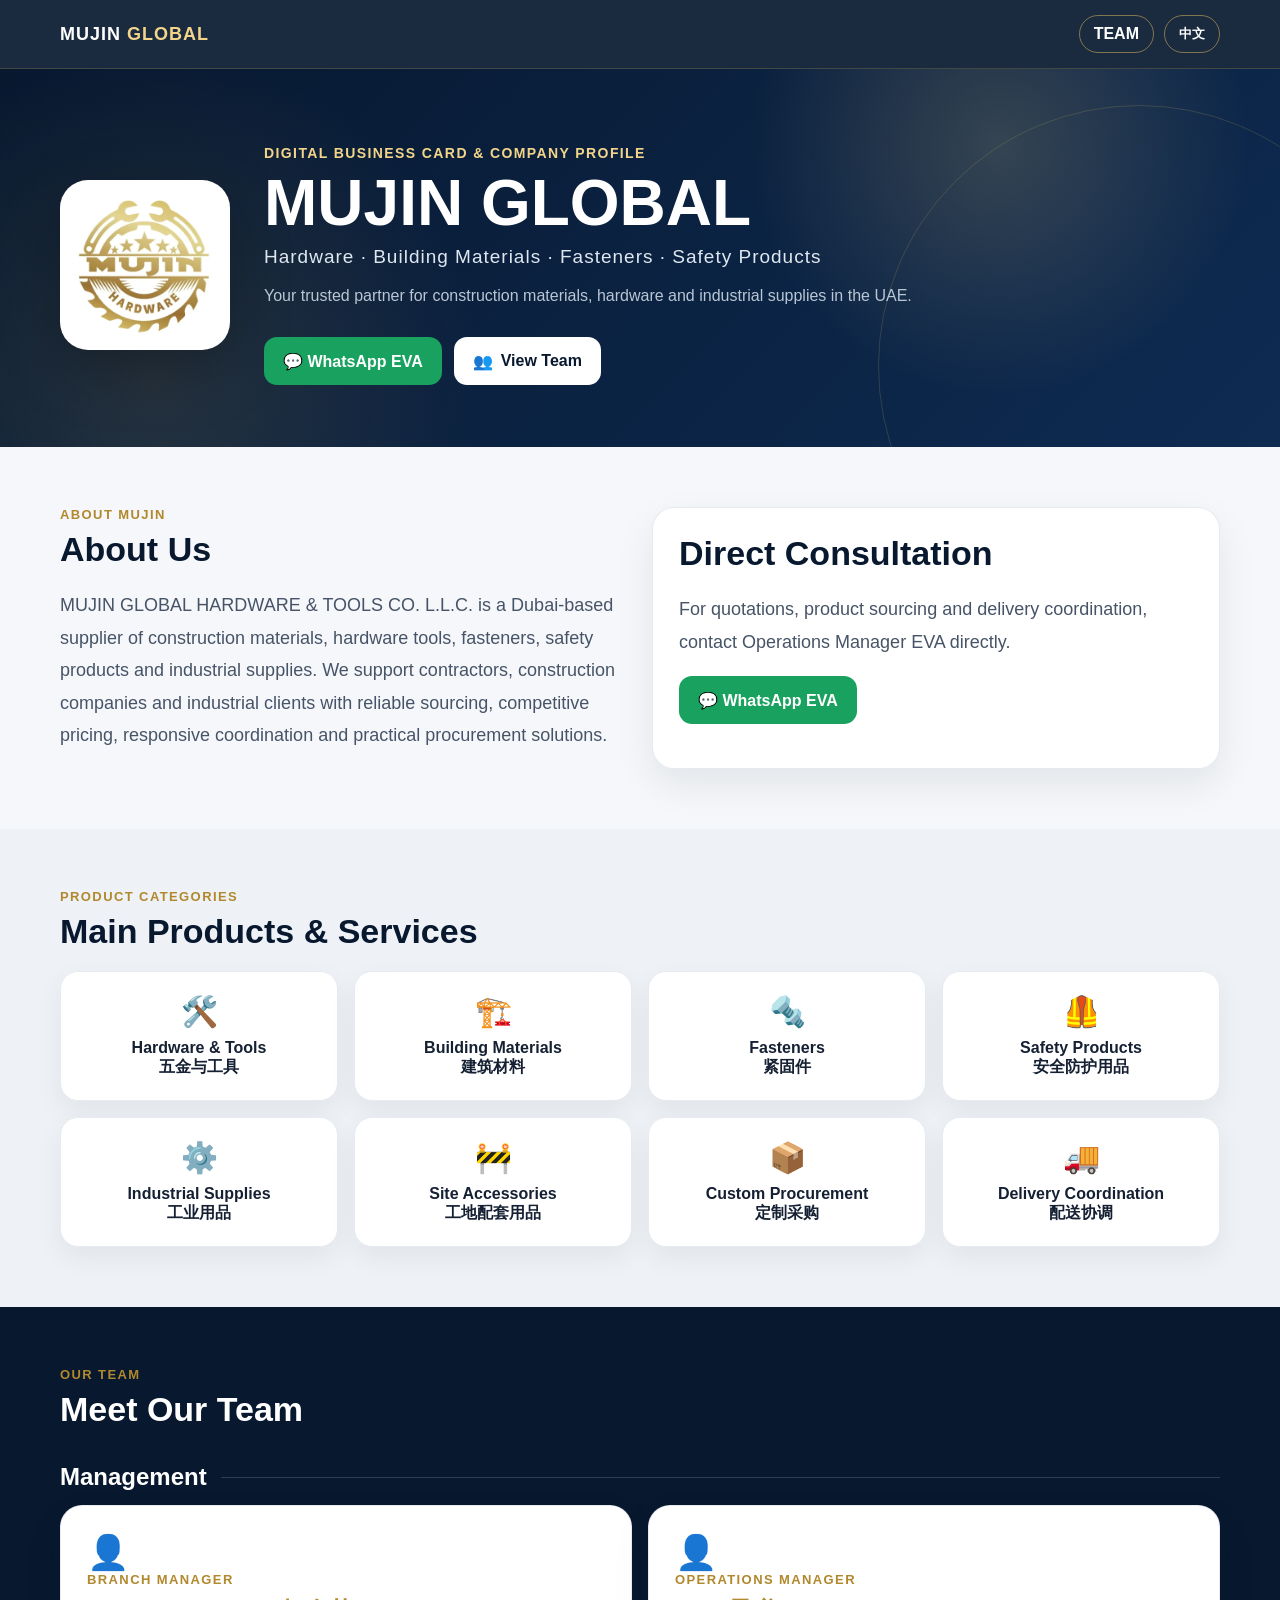
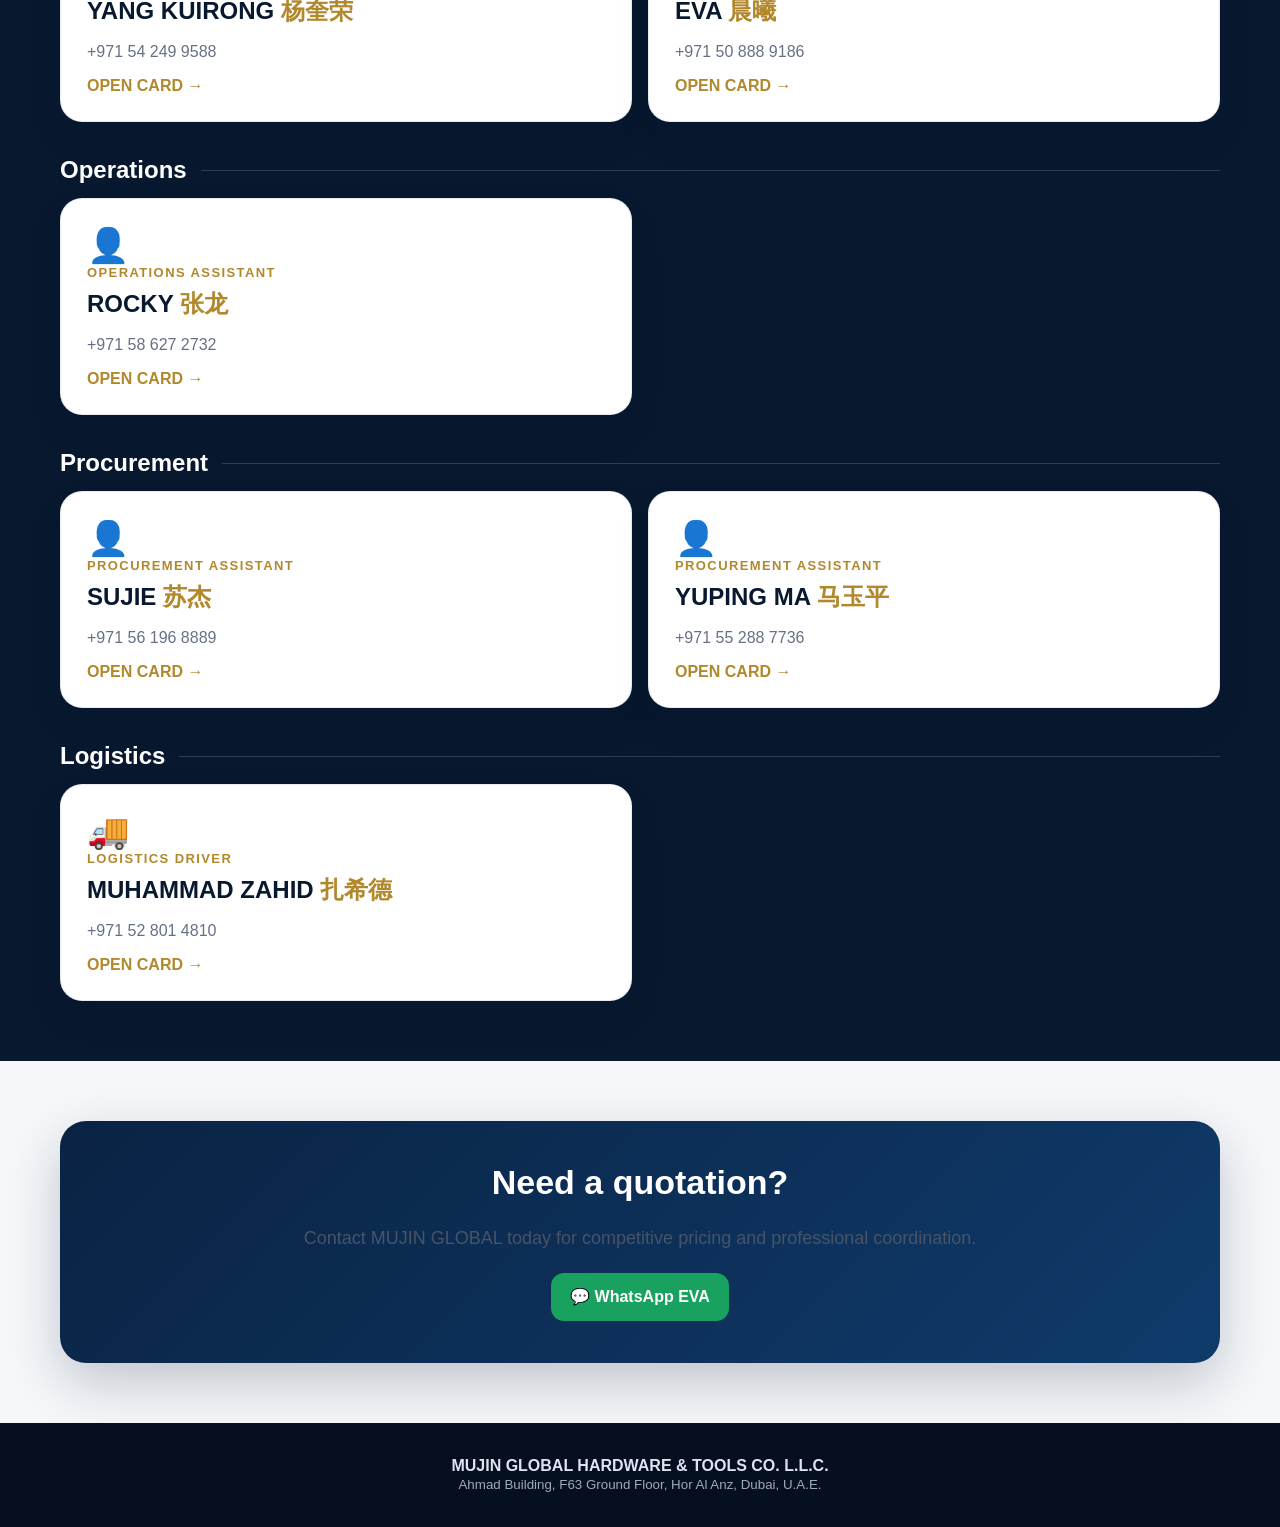
<file: index.html>
<!doctype html>
<html lang="en">
<head>
<meta charset="utf-8"><meta name="viewport" content="width=device-width,initial-scale=1">
<title>MUJIN GLOBAL | Digital Business Card</title>
<meta name="description" content="MUJIN GLOBAL Hardware & Tools digital business card and company profile.">
<link rel="stylesheet" href="style.css">
</head>
<body class="lang-en">
<header class="topbar">
  <div class="container nav">
    <div class="brand">MUJIN <span>GLOBAL</span></div>
    <div class="nav-actions"><a class="nav-link" href="#team">TEAM</a><button class="lang-btn" id="langBtn">中文</button></div>
  </div>
</header>

<section class="hero">
<div class="container hero-grid">
  <div class="logo-box"><img src="assets/company_mark.png" alt="MUJIN GLOBAL"></div>
  <div>
    <div class="kicker">DIGITAL BUSINESS CARD & COMPANY PROFILE</div>
    <h1>MUJIN GLOBAL</h1>
    <div class="role">Hardware · Building Materials · Fasteners · Safety Products</div>
    <div class="hero-note en">Your trusted partner for construction materials, hardware and industrial supplies in the UAE.</div>
    <div class="hero-note cn">您在阿联酋值得信赖的建筑材料、五金工具及工业物资供应伙伴。</div>
    <div class="actions">
      <a class="btn green" href="https://wa.me/971508889186" target="_blank">💬 WhatsApp EVA</a>
      <a class="btn white" href="#team">👥 <span class="en">View Team</span><span class="cn">查看团队</span></a>
    </div>
  </div>
</div>
</section>

<section class="section">
<div class="container grid-2">
  <div>
    <div class="eyebrow">ABOUT MUJIN</div>
    <h2 class="en">About Us</h2><h2 class="cn">公司介绍</h2>
    <p class="lead en">MUJIN GLOBAL HARDWARE & TOOLS CO. L.L.C. is a Dubai-based supplier of construction materials, hardware tools, fasteners, safety products and industrial supplies. We support contractors, construction companies and industrial clients with reliable sourcing, competitive pricing, responsive coordination and practical procurement solutions.</p>
    <p class="lead cn">MUJIN GLOBAL HARDWARE & TOOLS CO. L.L.C. 是一家位于迪拜的建筑材料、五金工具、紧固件、安全防护用品及工业物资供应商。我们为承包商、建筑公司及工业客户提供可靠寻源、有竞争力的价格、及时协调与高效采购解决方案。</p>
  </div>
  <div class="card">
    <h2 class="en">Direct Consultation</h2><h2 class="cn">在线咨询</h2>
    <p class="lead en">For quotations, product sourcing and delivery coordination, contact Operations Manager EVA directly.</p>
    <p class="lead cn">报价、产品寻源及配送协调，请直接联系运营经理 EVA。</p>
    <a class="btn green" href="https://wa.me/971508889186?text=Hello%20EVA,%20I%20would%20like%20to%20make%20an%20inquiry." target="_blank">💬 WhatsApp EVA</a>
  </div>
</div>
</section>

<section class="section alt">
<div class="container">
  <div class="eyebrow">PRODUCT CATEGORIES</div>
  <h2 class="en">Main Products & Services</h2><h2 class="cn">主营产品与服务</h2>
  <div class="products"><div class="product"><b>🛠️</b><span class="en">Hardware & Tools</span><span class="cn">五金与工具</span></div>
<div class="product"><b>🏗️</b><span class="en">Building Materials</span><span class="cn">建筑材料</span></div>
<div class="product"><b>🔩</b><span class="en">Fasteners</span><span class="cn">紧固件</span></div>
<div class="product"><b>🦺</b><span class="en">Safety Products</span><span class="cn">安全防护用品</span></div>
<div class="product"><b>⚙️</b><span class="en">Industrial Supplies</span><span class="cn">工业用品</span></div>
<div class="product"><b>🚧</b><span class="en">Site Accessories</span><span class="cn">工地配套用品</span></div>
<div class="product"><b>📦</b><span class="en">Custom Procurement</span><span class="cn">定制采购</span></div>
<div class="product"><b>🚚</b><span class="en">Delivery Coordination</span><span class="cn">配送协调</span></div></div>
</div>
</section>

<section class="section dark" id="team">
<div class="container">
  <div class="eyebrow">OUR TEAM</div>
  <h2 class="en">Meet Our Team</h2><h2 class="cn">认识我们的团队</h2>
  
    <div class="department-block">
      <div class="department-heading">
        <h3 class="en">Management</h3><h3 class="cn">管理层</h3>
      </div>
      <div class="department-grid"><a class="card staff-card" href="yang.html">
              <div class="staff-icon">👤</div>
              <div class="eyebrow">BRANCH MANAGER</div>
              <h3>YANG KUIRONG <span>杨奎荣</span></h3>
              <p>+971 54 249 9588</p>
              <strong class="open-card">OPEN CARD →</strong>
            </a><a class="card staff-card" href="eva.html">
              <div class="staff-icon">👤</div>
              <div class="eyebrow">OPERATIONS MANAGER</div>
              <h3>EVA <span>晨曦</span></h3>
              <p>+971 50 888 9186</p>
              <strong class="open-card">OPEN CARD →</strong>
            </a></div>
    </div>
  <div class="department-block">
  <div class="department-heading">
    <h3 class="en">Operations</h3><h3 class="cn">运营部</h3>
  </div>
  <div class="department-grid">
    <a class="card staff-card" href="rocky.html">
      <div class="staff-icon">👤</div>
      <div class="eyebrow">OPERATIONS ASSISTANT</div>
      <h3>ROCKY <span>张龙</span></h3>
      <p>+971 58 627 2732</p>
      <strong class="open-card">OPEN CARD →</strong>
    </a>
  </div>
</div>

<div class="department-block">
  <div class="department-heading">
    <h3 class="en">Procurement</h3><h3 class="cn">采购部</h3>
  </div>
  <div class="department-grid">
    <a class="card staff-card" href="sujie.html">
      <div class="staff-icon">👤</div>
      <div class="eyebrow">PROCUREMENT ASSISTANT</div>
      <h3>SUJIE <span>苏杰</span></h3>
      <p>+971 56 196 8889</p>
      <strong class="open-card">OPEN CARD →</strong>
    </a>

    <a class="card staff-card" href="yuping.html">
      <div class="staff-icon">👤</div>
      <div class="eyebrow">PROCUREMENT ASSISTANT</div>
      <h3>YUPING MA <span>马玉平</span></h3>
      <p>+971 55 288 7736</p>
      <strong class="open-card">OPEN CARD →</strong>
    </a>
  </div>
 <div class="department-block">
      <div class="department-heading">
        <h3 class="en">Logistics</h3><h3 class="cn">物流部</h3>
      </div>
      <div class="department-grid"><a class="card staff-card" href="zahid.html">
              <div class="staff-icon">🚚</div>
              <div class="eyebrow">LOGISTICS DRIVER</div>
              <h3>MUHAMMAD ZAHID <span>扎希德</span></h3>
              <p>+971 52 801 4810</p>
              <strong class="open-card">OPEN CARD →</strong>
            </a></div>
    </div>
</div>
</section>

<section class="section">
<div class="container">
  <div class="cta">
    <h2 class="en">Need a quotation?</h2><h2 class="cn">需要报价或采购咨询？</h2>
    <p class="lead en">Contact MUJIN GLOBAL today for competitive pricing and professional coordination.</p>
    <p class="lead cn">立即联系 MUJIN GLOBAL，获取有竞争力的报价与专业协调服务。</p>
    <a class="btn green" href="https://wa.me/971508889186?text=Hello%20MUJIN%20GLOBAL,%20I%20would%20like%20to%20request%20a%20quotation." target="_blank">💬 WhatsApp EVA</a>
  </div>
</div>
</section>

<footer class="footer">
<div class="container">
<strong>MUJIN GLOBAL HARDWARE & TOOLS CO. L.L.C.</strong><br>
<small>Ahmad Building, F63 Ground Floor, Hor Al Anz, Dubai, U.A.E.</small>
</div>
</footer>
<script src="app.js"></script>
</body></html>
</file>
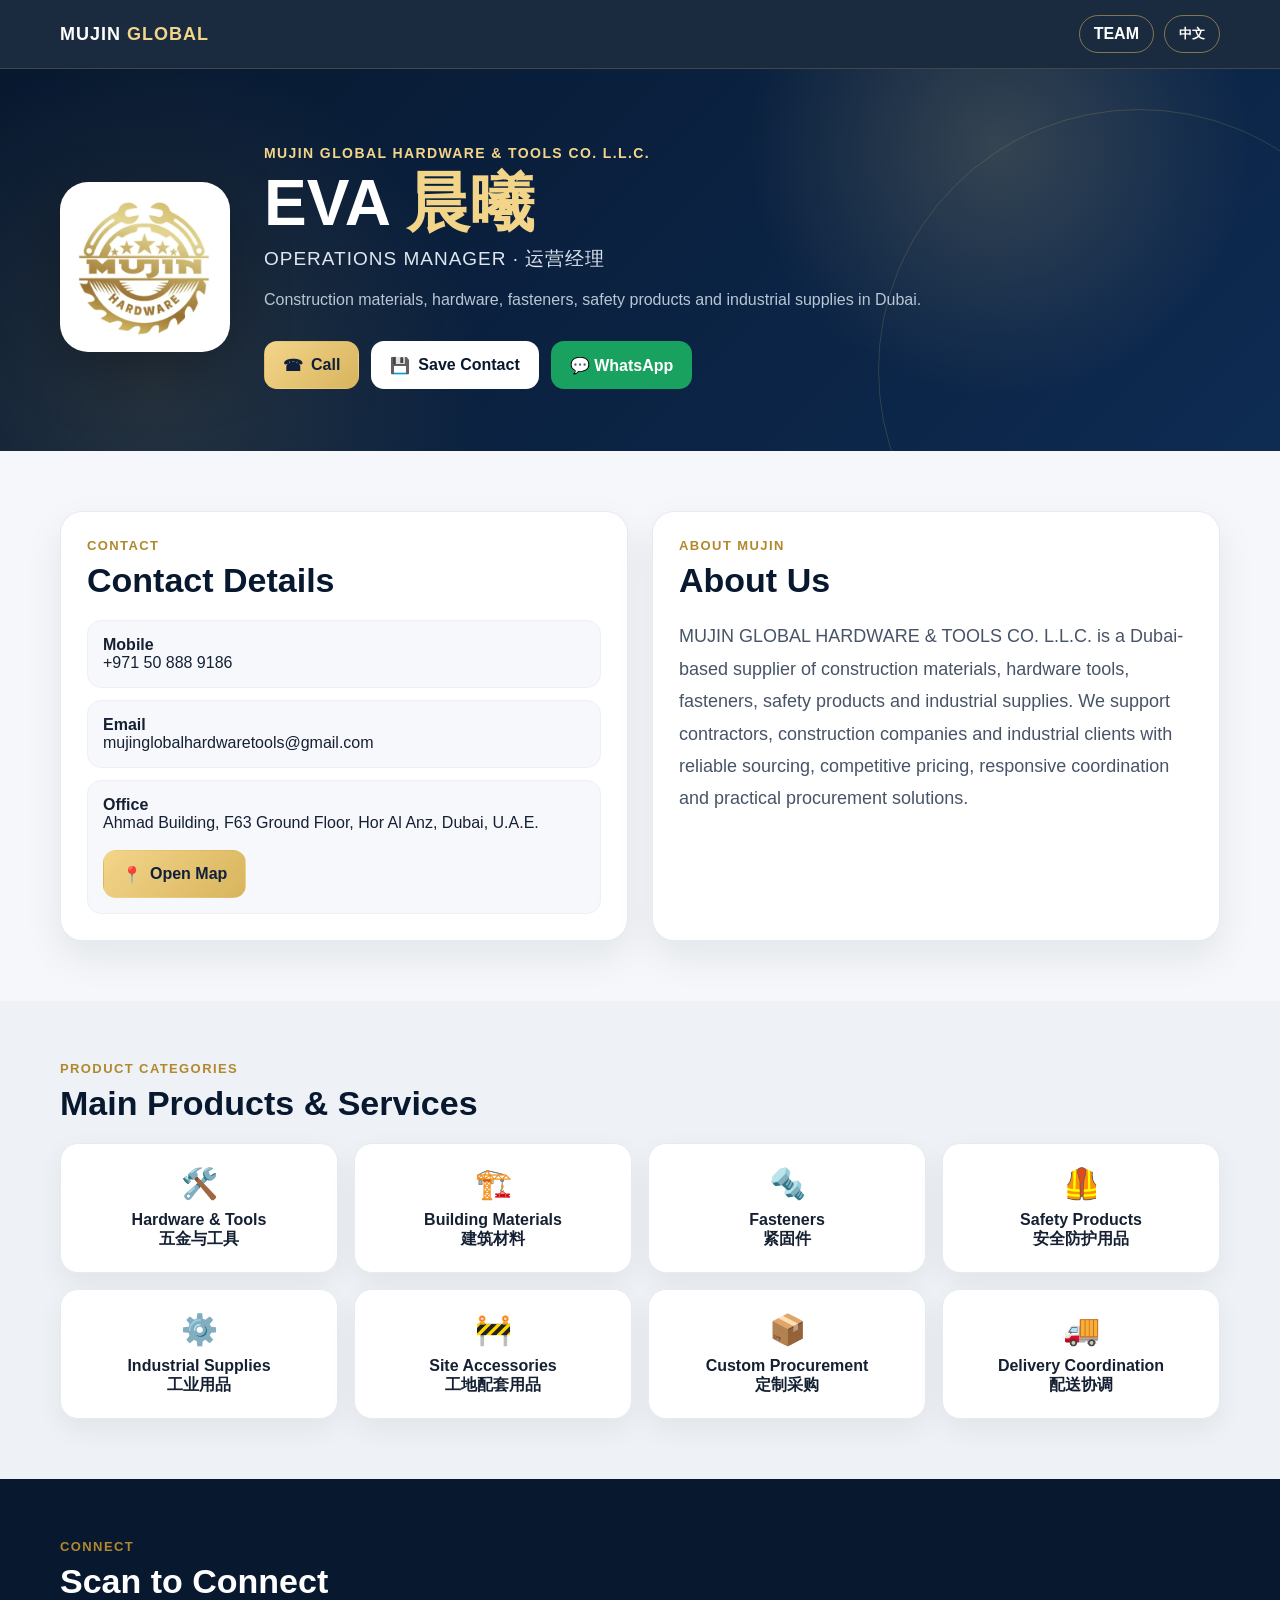
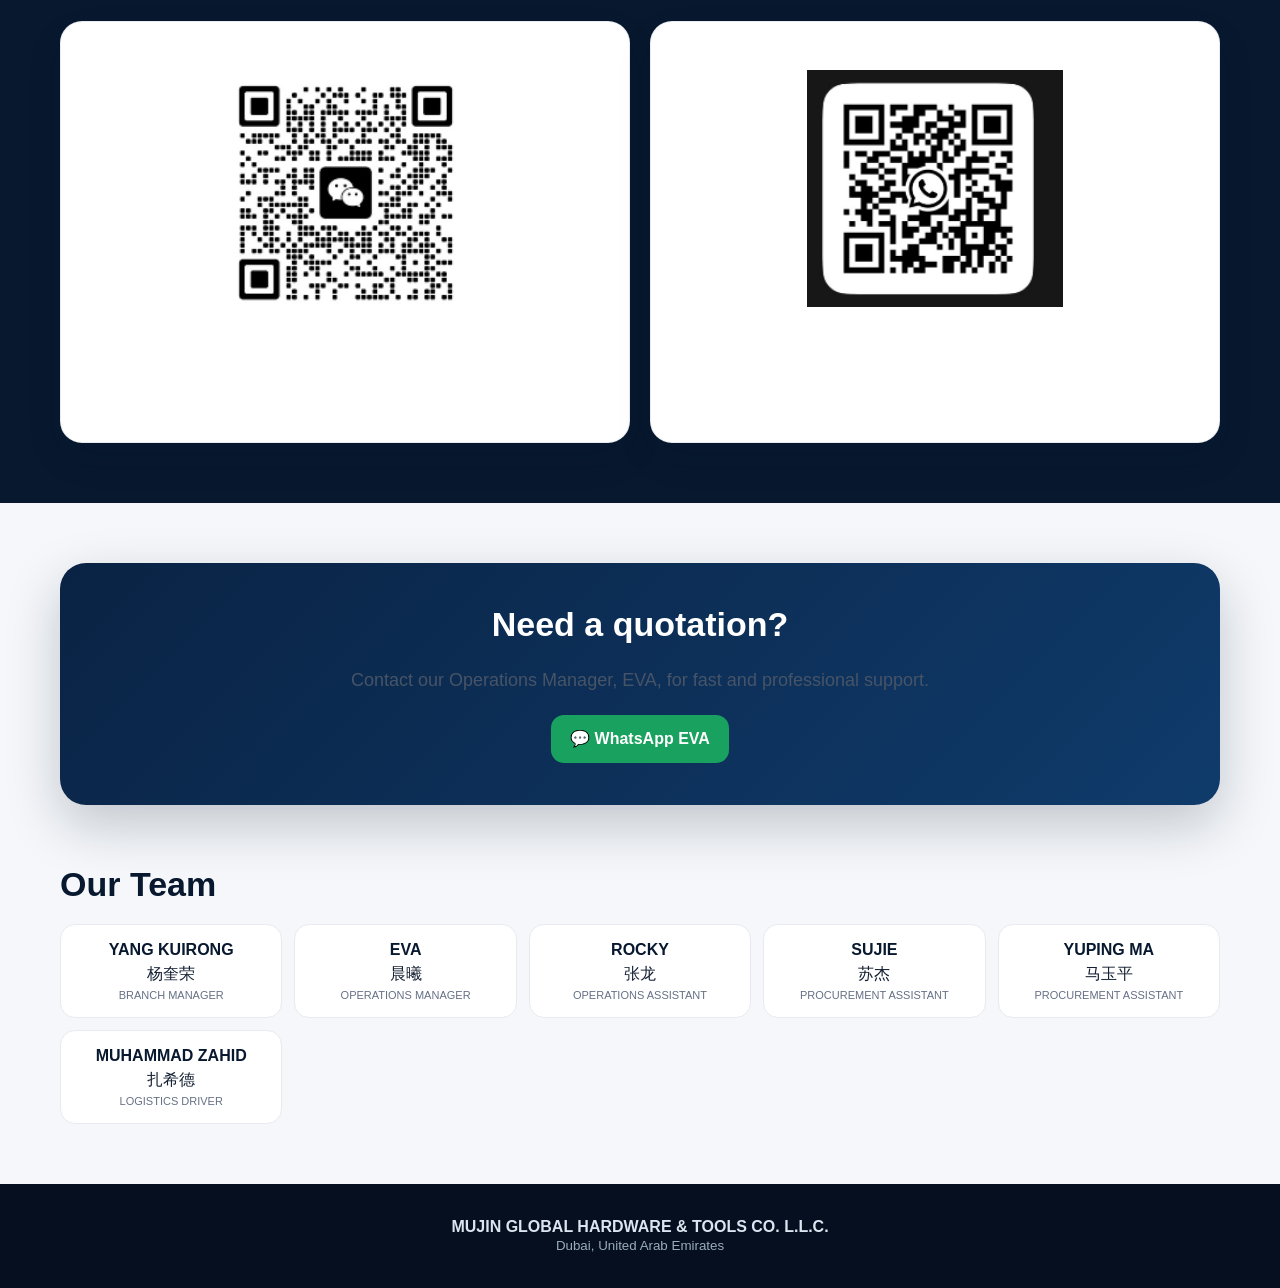
<file: eva.html>
<!doctype html>
<html lang="en">
<head>
<meta charset="utf-8">
<meta name="viewport" content="width=device-width,initial-scale=1">
<title>EVA | MUJIN GLOBAL</title>
<meta name="description" content="Digital business card of EVA at MUJIN GLOBAL">
<link rel="stylesheet" href="style.css">
</head>
<body>
<header class="topbar">
  <div class="container nav">
    <a class="brand" href="index.html">MUJIN <span>GLOBAL</span></a>
    <div class="nav-actions"><a class="nav-link" href="index.html#team">TEAM</a><button class="lang-btn" id="langBtn">中文</button></div>
  </div>
</header>

<section class="hero">
  <div class="container hero-grid">
    <div class="logo-box"><img src="assets/company_mark.png" alt="MUJIN GLOBAL logo"></div>
    <div>
      <div class="kicker">MUJIN GLOBAL HARDWARE & TOOLS CO. L.L.C.</div>
      <h1>EVA <span style="color:var(--gold2)">晨曦</span></h1>
      <div class="role">OPERATIONS MANAGER · 运营经理</div>
      <div class="hero-note en">Construction materials, hardware, fasteners, safety products and industrial supplies in Dubai.</div>
      <div class="hero-note cn">迪拜建筑材料、五金工具、紧固件、安全防护用品及工业物资供应。</div>
      <div class="actions">
        <a class="btn gold" href="tel:+971508889186">☎ <span class="en">Call</span><span class="cn">拨打电话</span></a>
        <a class="btn white" href="vcards/eva.vcf" download>💾 <span class="en">Save Contact</span><span class="cn">保存联系人</span></a>
        <a class="btn green" href="https://wa.me/971508889186?text=Hello%20EVA,%20I%20would%20like%20to%20make%20an%20inquiry." target="_blank">💬 WhatsApp</a>
      </div>
    </div>
  </div>
</section>

<section class="section">
  <div class="container grid-2">
    <div class="card">
      <div class="eyebrow">CONTACT</div>
      <h2 class="en">Contact Details</h2><h2 class="cn">联系方式</h2>
      <div class="contact-list">
        <div class="contact-item"><strong>Mobile</strong><br>+971 50 888 9186</div>
        <div class="contact-item"><strong>Email</strong><br><a href="mailto:mujinglobalhardwaretools@gmail.com">mujinglobalhardwaretools@gmail.com</a></div>
        <div class="contact-item"><strong class="en">Office</strong><strong class="cn">公司地址</strong><br>Ahmad Building, F63 Ground Floor, Hor Al Anz, Dubai, U.A.E.<br><br><a class="btn gold" target="_blank" href="https://www.google.com/maps/search/?api=1&query=Ahmad+Building+F63+Ground+Floor+Hor+Al+Anz+Dubai">📍 <span class="en">Open Map</span><span class="cn">打开地图</span></a></div>
      </div>
    </div>
    <div class="card">
      <div class="eyebrow">ABOUT MUJIN</div>
      <h2 class="en">About Us</h2><h2 class="cn">公司介绍</h2>
      <p class="lead en">MUJIN GLOBAL HARDWARE & TOOLS CO. L.L.C. is a Dubai-based supplier of construction materials, hardware tools, fasteners, safety products and industrial supplies. We support contractors, construction companies and industrial clients with reliable sourcing, competitive pricing, responsive coordination and practical procurement solutions.</p>
      <p class="lead cn">MUJIN GLOBAL HARDWARE & TOOLS CO. L.L.C. 是一家位于迪拜的建筑材料、五金工具、紧固件、安全防护用品及工业物资供应商。我们为承包商、建筑公司及工业客户提供可靠寻源、有竞争力的价格、及时协调与高效采购解决方案。</p>
    </div>
  </div>
</section>

<section class="section alt">
  <div class="container">
    <div class="eyebrow">PRODUCT CATEGORIES</div>
    <h2 class="en">Main Products & Services</h2>
    <h2 class="cn">主营产品与服务</h2>
    <div class="products"><div class="product"><b>🛠️</b><span class="en">Hardware & Tools</span><span class="cn">五金与工具</span></div>
<div class="product"><b>🏗️</b><span class="en">Building Materials</span><span class="cn">建筑材料</span></div>
<div class="product"><b>🔩</b><span class="en">Fasteners</span><span class="cn">紧固件</span></div>
<div class="product"><b>🦺</b><span class="en">Safety Products</span><span class="cn">安全防护用品</span></div>
<div class="product"><b>⚙️</b><span class="en">Industrial Supplies</span><span class="cn">工业用品</span></div>
<div class="product"><b>🚧</b><span class="en">Site Accessories</span><span class="cn">工地配套用品</span></div>
<div class="product"><b>📦</b><span class="en">Custom Procurement</span><span class="cn">定制采购</span></div>
<div class="product"><b>🚚</b><span class="en">Delivery Coordination</span><span class="cn">配送协调</span></div></div>
  </div>
</section>

<section class="section dark">
  <div class="container">
    <div class="eyebrow">CONNECT</div>
    <h2 class="en">Scan to Connect</h2>
    <h2 class="cn">扫码联系</h2>
    <div class="qr-grid">
      <div class="qr-card card">
        <img src="assets/eva_wechat.png" alt="WeChat QR">
        <h3>WeChat</h3>
        <p class="en">Scan to add EVA on WeChat</p>
        <p class="cn">扫码添加晨曦微信</p>
      </div>
      
      <div class="qr-card card">
        <img src="assets/eva_whatsapp.png" alt="WhatsApp QR">
        <h3>WhatsApp</h3>
        <p class="en">Scan to contact EVA</p>
        <p class="cn">扫码联系晨曦</p>
      </div>
    </div>
  </div>
</section>

<section class="section">
  <div class="container">
    <div class="cta">
      <h2 class="en">Need a quotation?</h2>
      <h2 class="cn">需要报价或采购咨询？</h2>
      <p class="lead en">Contact our Operations Manager, EVA, for fast and professional support.</p>
      <p class="lead cn">请联系运营经理 EVA，我们将及时为您提供专业支持。</p>
      <a class="btn green" href="https://wa.me/971508889186?text=Hello%20EVA,%20I%20would%20like%20to%20request%20a%20quotation." target="_blank">💬 WhatsApp EVA</a>
    </div>
  </div>
</section>

<section class="section" style="padding-top:0">
  <div class="container">
    <h2 class="en">Our Team</h2><h2 class="cn">团队名片</h2>
        <div class="team"><a href="yang.html"><strong>YANG KUIRONG</strong><span>杨奎荣</span><small>BRANCH MANAGER</small></a>
<a href="eva.html"><strong>EVA</strong><span>晨曦</span><small>OPERATIONS MANAGER</small></a>
<a href="rocky.html"><strong>ROCKY</strong><span>张龙</span><small>OPERATIONS ASSISTANT</small></a>
<a href="sujie.html"><strong>SUJIE</strong><span>苏杰</span><small>PROCUREMENT ASSISTANT</small></a>
<a href="yuping.html"><strong>YUPING MA</strong><span>马玉平</span><small>PROCUREMENT ASSISTANT</small></a>
<a href="zahid.html"><strong>MUHAMMAD ZAHID</strong><span>扎希德</span><small>LOGISTICS DRIVER</small></a></div>
  </div>
</section>

<footer class="footer">
  <div class="container">
    <strong>MUJIN GLOBAL HARDWARE & TOOLS CO. L.L.C.</strong><br>
    <small>Dubai, United Arab Emirates</small>
  </div>
</footer>
<script src="app.js"></script>
</body>
</html>
</file>
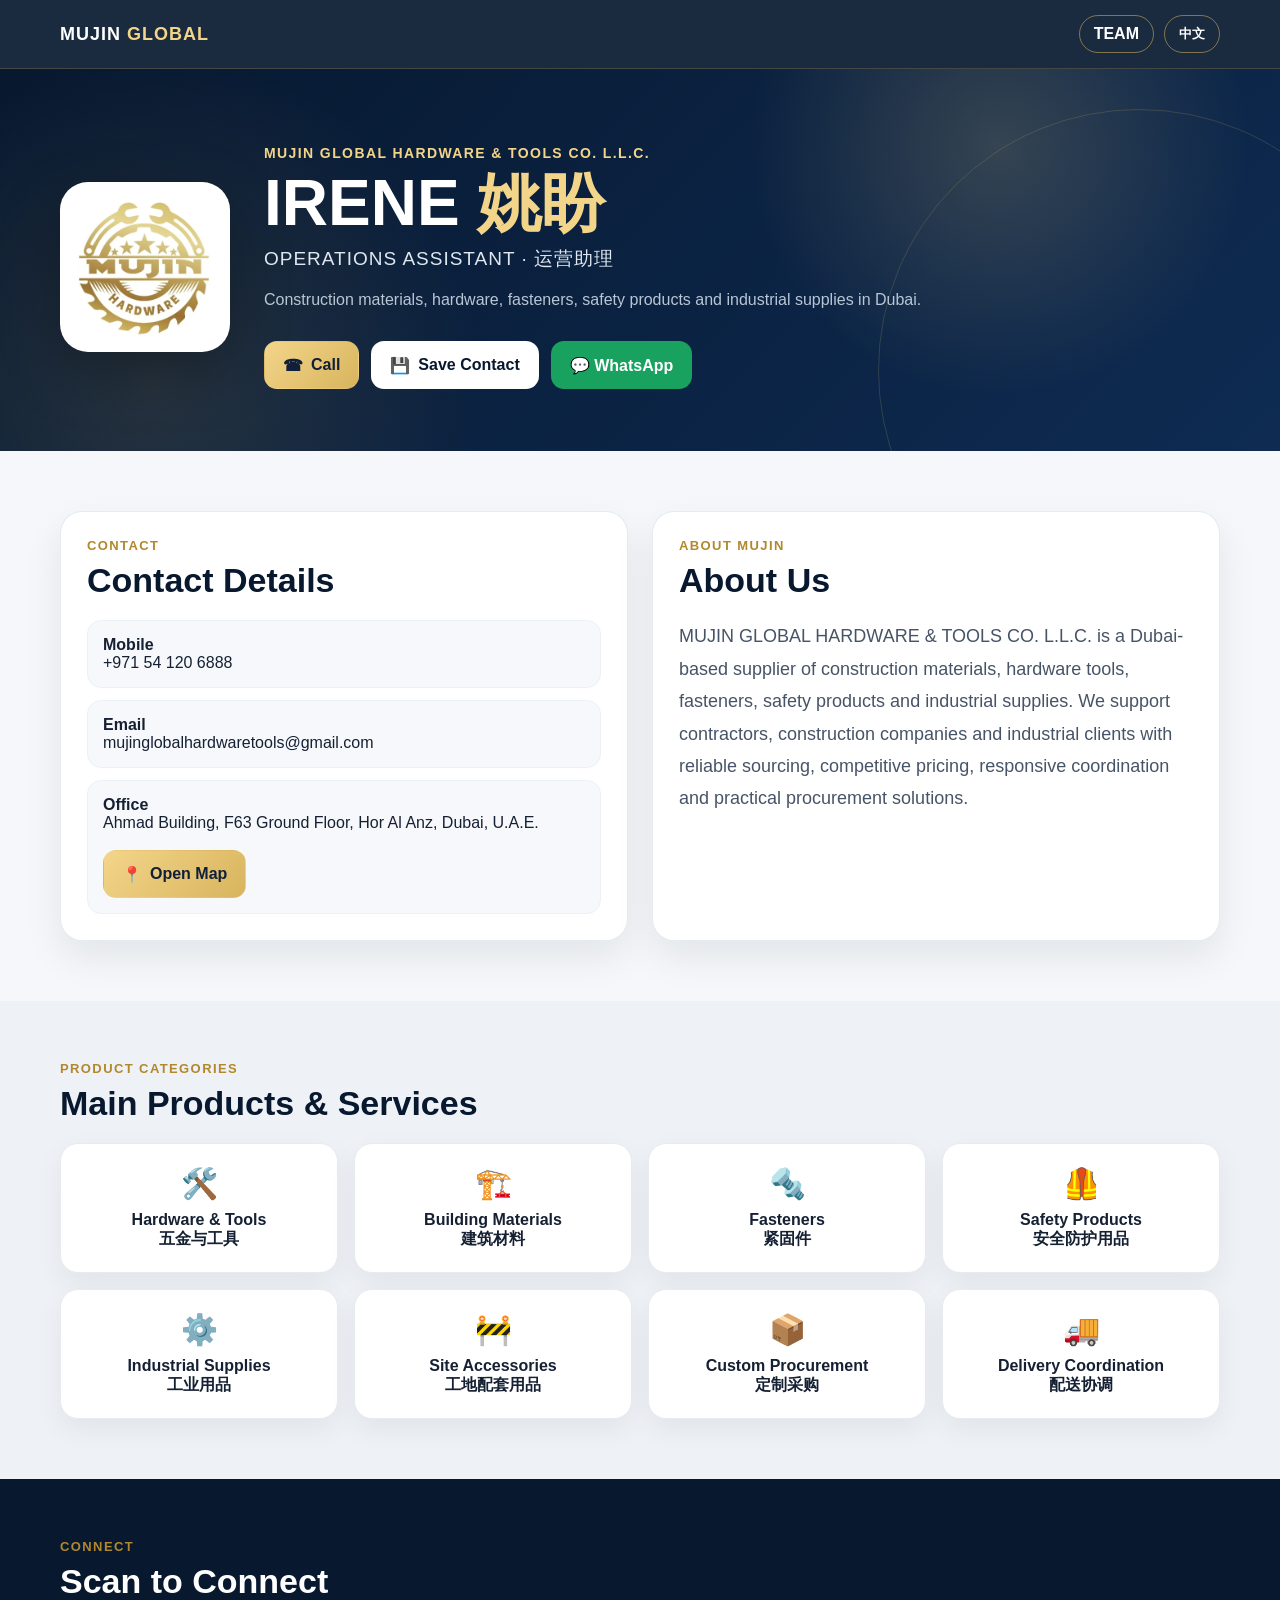
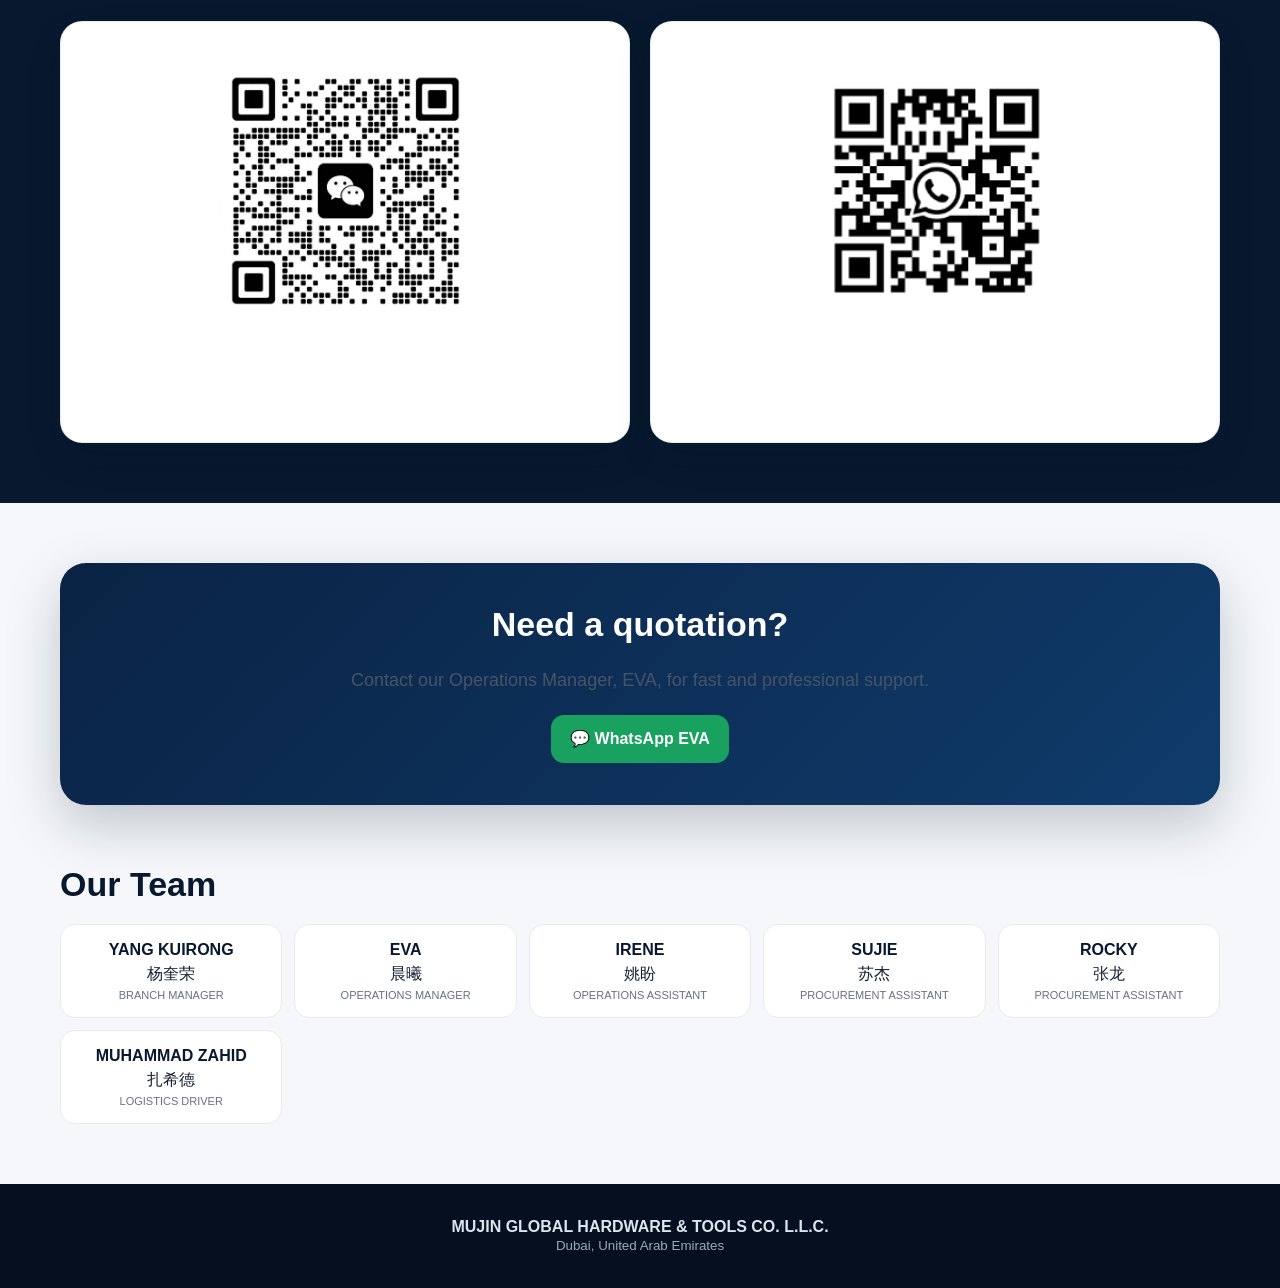
<file: irene.html>
<!doctype html>
<html lang="en">
<head>
<meta charset="utf-8">
<meta name="viewport" content="width=device-width,initial-scale=1">
<title>IRENE | MUJIN GLOBAL</title>
<meta name="description" content="Digital business card of IRENE at MUJIN GLOBAL">
<link rel="stylesheet" href="style.css">
</head>
<body>
<header class="topbar">
  <div class="container nav">
    <a class="brand" href="index.html">MUJIN <span>GLOBAL</span></a>
    <div class="nav-actions"><a class="nav-link" href="index.html#team">TEAM</a><button class="lang-btn" id="langBtn">中文</button></div>
  </div>
</header>

<section class="hero">
  <div class="container hero-grid">
    <div class="logo-box"><img src="assets/company_mark.png" alt="MUJIN GLOBAL logo"></div>
    <div>
      <div class="kicker">MUJIN GLOBAL HARDWARE & TOOLS CO. L.L.C.</div>
      <h1>IRENE <span style="color:var(--gold2)">姚盼</span></h1>
      <div class="role">OPERATIONS ASSISTANT · 运营助理</div>
      <div class="hero-note en">Construction materials, hardware, fasteners, safety products and industrial supplies in Dubai.</div>
      <div class="hero-note cn">迪拜建筑材料、五金工具、紧固件、安全防护用品及工业物资供应。</div>
      <div class="actions">
        <a class="btn gold" href="tel:+971541206888">☎ <span class="en">Call</span><span class="cn">拨打电话</span></a>
        <a class="btn white" href="vcards/irene.vcf" download>💾 <span class="en">Save Contact</span><span class="cn">保存联系人</span></a>
        <a class="btn green" href="https://wa.me/971541206888?text=Hello%20IRENE,%20I%20would%20like%20to%20make%20an%20inquiry." target="_blank">💬 WhatsApp</a>
      </div>
    </div>
  </div>
</section>

<section class="section">
  <div class="container grid-2">
    <div class="card">
      <div class="eyebrow">CONTACT</div>
      <h2 class="en">Contact Details</h2><h2 class="cn">联系方式</h2>
      <div class="contact-list">
        <div class="contact-item"><strong>Mobile</strong><br>+971 54 120 6888</div>
        <div class="contact-item"><strong>Email</strong><br><a href="mailto:mujinglobalhardwaretools@gmail.com">mujinglobalhardwaretools@gmail.com</a></div>
        <div class="contact-item"><strong class="en">Office</strong><strong class="cn">公司地址</strong><br>Ahmad Building, F63 Ground Floor, Hor Al Anz, Dubai, U.A.E.<br><br><a class="btn gold" target="_blank" href="https://www.google.com/maps/search/?api=1&query=Ahmad+Building+F63+Ground+Floor+Hor+Al+Anz+Dubai">📍 <span class="en">Open Map</span><span class="cn">打开地图</span></a></div>
      </div>
    </div>
    <div class="card">
      <div class="eyebrow">ABOUT MUJIN</div>
      <h2 class="en">About Us</h2><h2 class="cn">公司介绍</h2>
      <p class="lead en">MUJIN GLOBAL HARDWARE & TOOLS CO. L.L.C. is a Dubai-based supplier of construction materials, hardware tools, fasteners, safety products and industrial supplies. We support contractors, construction companies and industrial clients with reliable sourcing, competitive pricing, responsive coordination and practical procurement solutions.</p>
      <p class="lead cn">MUJIN GLOBAL HARDWARE & TOOLS CO. L.L.C. 是一家位于迪拜的建筑材料、五金工具、紧固件、安全防护用品及工业物资供应商。我们为承包商、建筑公司及工业客户提供可靠寻源、有竞争力的价格、及时协调与高效采购解决方案。</p>
    </div>
  </div>
</section>

<section class="section alt">
  <div class="container">
    <div class="eyebrow">PRODUCT CATEGORIES</div>
    <h2 class="en">Main Products & Services</h2>
    <h2 class="cn">主营产品与服务</h2>
    <div class="products"><div class="product"><b>🛠️</b><span class="en">Hardware & Tools</span><span class="cn">五金与工具</span></div>
<div class="product"><b>🏗️</b><span class="en">Building Materials</span><span class="cn">建筑材料</span></div>
<div class="product"><b>🔩</b><span class="en">Fasteners</span><span class="cn">紧固件</span></div>
<div class="product"><b>🦺</b><span class="en">Safety Products</span><span class="cn">安全防护用品</span></div>
<div class="product"><b>⚙️</b><span class="en">Industrial Supplies</span><span class="cn">工业用品</span></div>
<div class="product"><b>🚧</b><span class="en">Site Accessories</span><span class="cn">工地配套用品</span></div>
<div class="product"><b>📦</b><span class="en">Custom Procurement</span><span class="cn">定制采购</span></div>
<div class="product"><b>🚚</b><span class="en">Delivery Coordination</span><span class="cn">配送协调</span></div></div>
  </div>
</section>

<section class="section dark">
  <div class="container">
    <div class="eyebrow">CONNECT</div>
    <h2 class="en">Scan to Connect</h2>
    <h2 class="cn">扫码联系</h2>
    <div class="qr-grid">
      <div class="qr-card card">
        <img src="assets/irene_wechat.png" alt="WeChat QR">
        <h3>WeChat</h3>
        <p class="en">Scan to add IRENE on WeChat</p>
        <p class="cn">扫码添加姚盼微信</p>
      </div>
      
      <div class="qr-card card">
        <img src="assets/irene_whatsapp.png" alt="WhatsApp QR">
        <h3>WhatsApp</h3>
        <p class="en">Scan to contact IRENE</p>
        <p class="cn">扫码联系姚盼</p>
      </div>
    </div>
  </div>
</section>

<section class="section">
  <div class="container">
    <div class="cta">
      <h2 class="en">Need a quotation?</h2>
      <h2 class="cn">需要报价或采购咨询？</h2>
      <p class="lead en">Contact our Operations Manager, EVA, for fast and professional support.</p>
      <p class="lead cn">请联系运营经理 EVA，我们将及时为您提供专业支持。</p>
      <a class="btn green" href="https://wa.me/971508889186?text=Hello%20EVA,%20I%20would%20like%20to%20request%20a%20quotation." target="_blank">💬 WhatsApp EVA</a>
    </div>
  </div>
</section>

<section class="section" style="padding-top:0">
  <div class="container">
    <h2 class="en">Our Team</h2><h2 class="cn">团队名片</h2>
    <div class="team"><a href="yang.html"><strong>YANG KUIRONG</strong><span>杨奎荣</span><small>BRANCH MANAGER</small></a>
<a href="eva.html"><strong>EVA</strong><span>晨曦</span><small>OPERATIONS MANAGER</small></a>
<a href="irene.html"><strong>IRENE</strong><span>姚盼</span><small>OPERATIONS ASSISTANT</small></a>
<a href="sujie.html"><strong>SUJIE</strong><span>苏杰</span><small>PROCUREMENT ASSISTANT</small></a>
<a href="rocky.html"><strong>ROCKY</strong><span>张龙</span><small>PROCUREMENT ASSISTANT</small></a>
<a href="zahid.html"><strong>MUHAMMAD ZAHID</strong><span>扎希德</span><small>LOGISTICS DRIVER</small></a></div>
  </div>
</section>

<footer class="footer">
  <div class="container">
    <strong>MUJIN GLOBAL HARDWARE & TOOLS CO. L.L.C.</strong><br>
    <small>Dubai, United Arab Emirates</small>
  </div>
</footer>
<script src="app.js"></script>
</body>
</html>
</file>
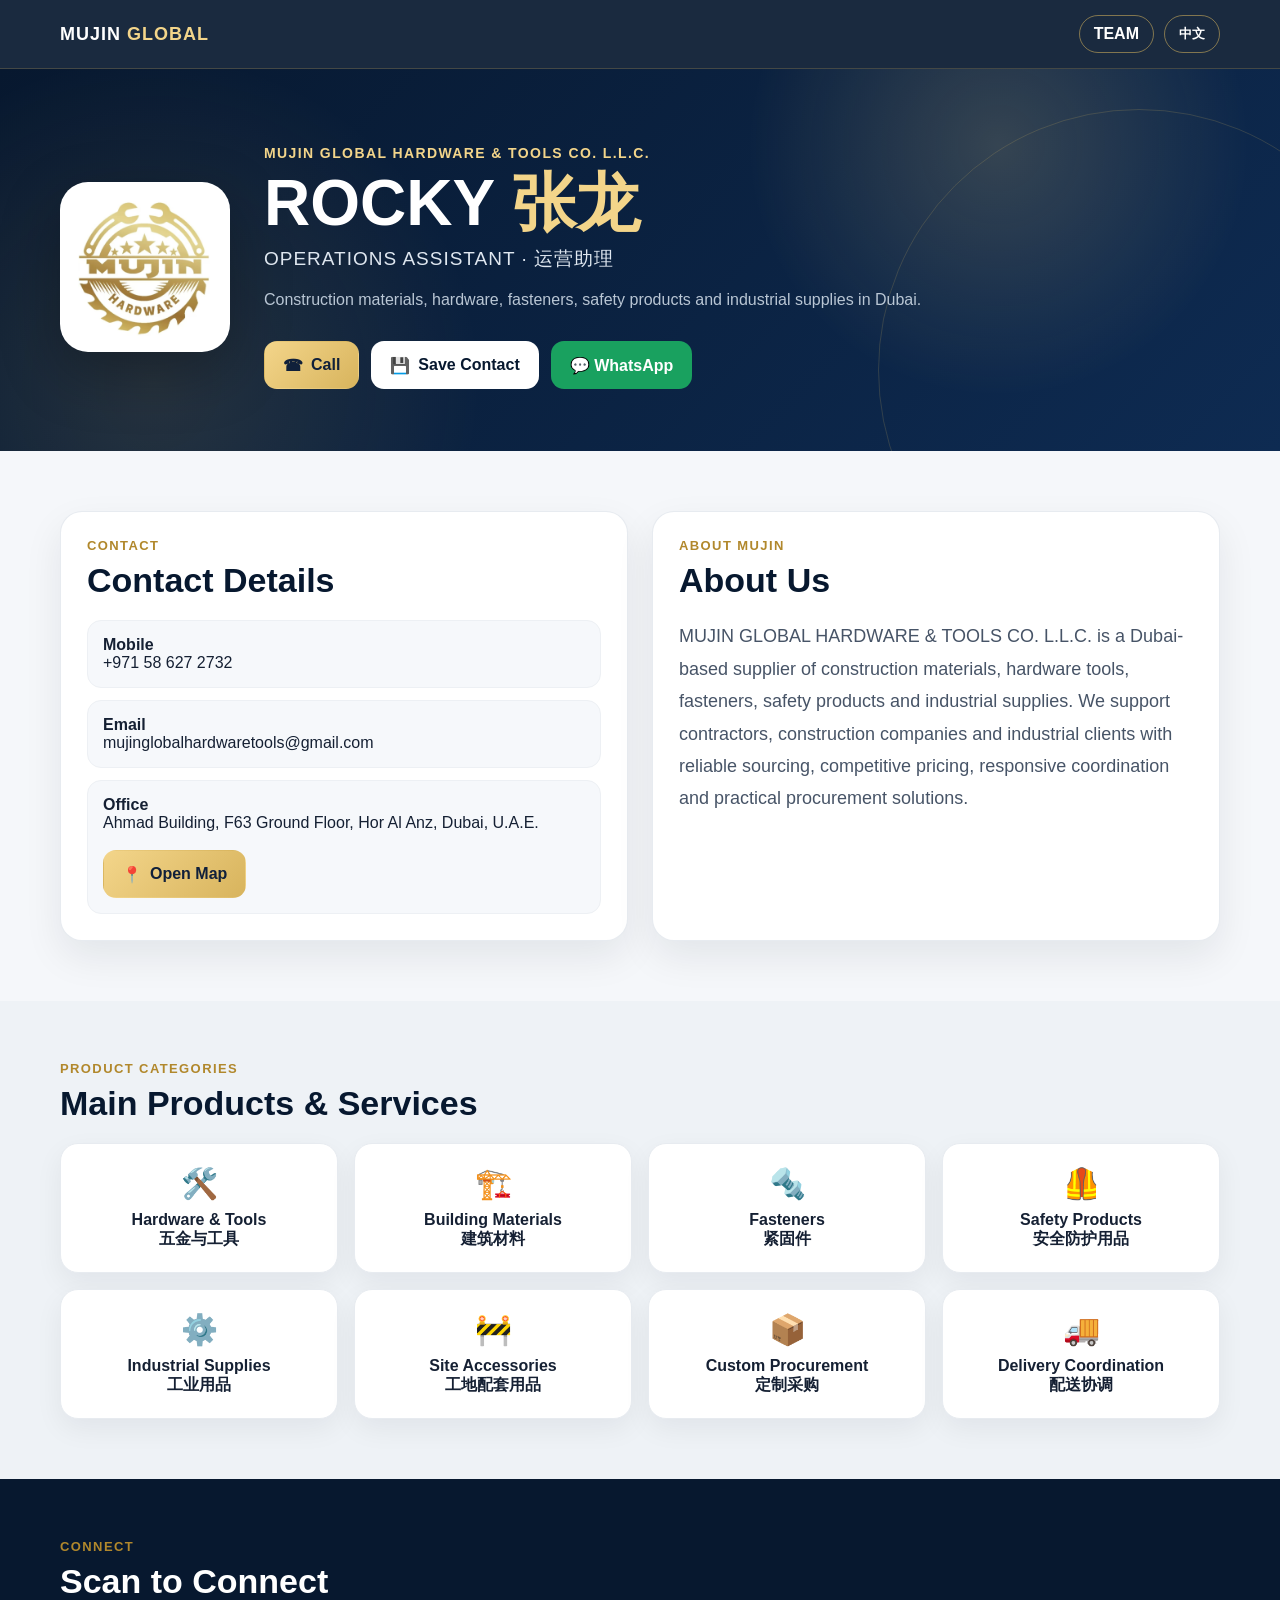
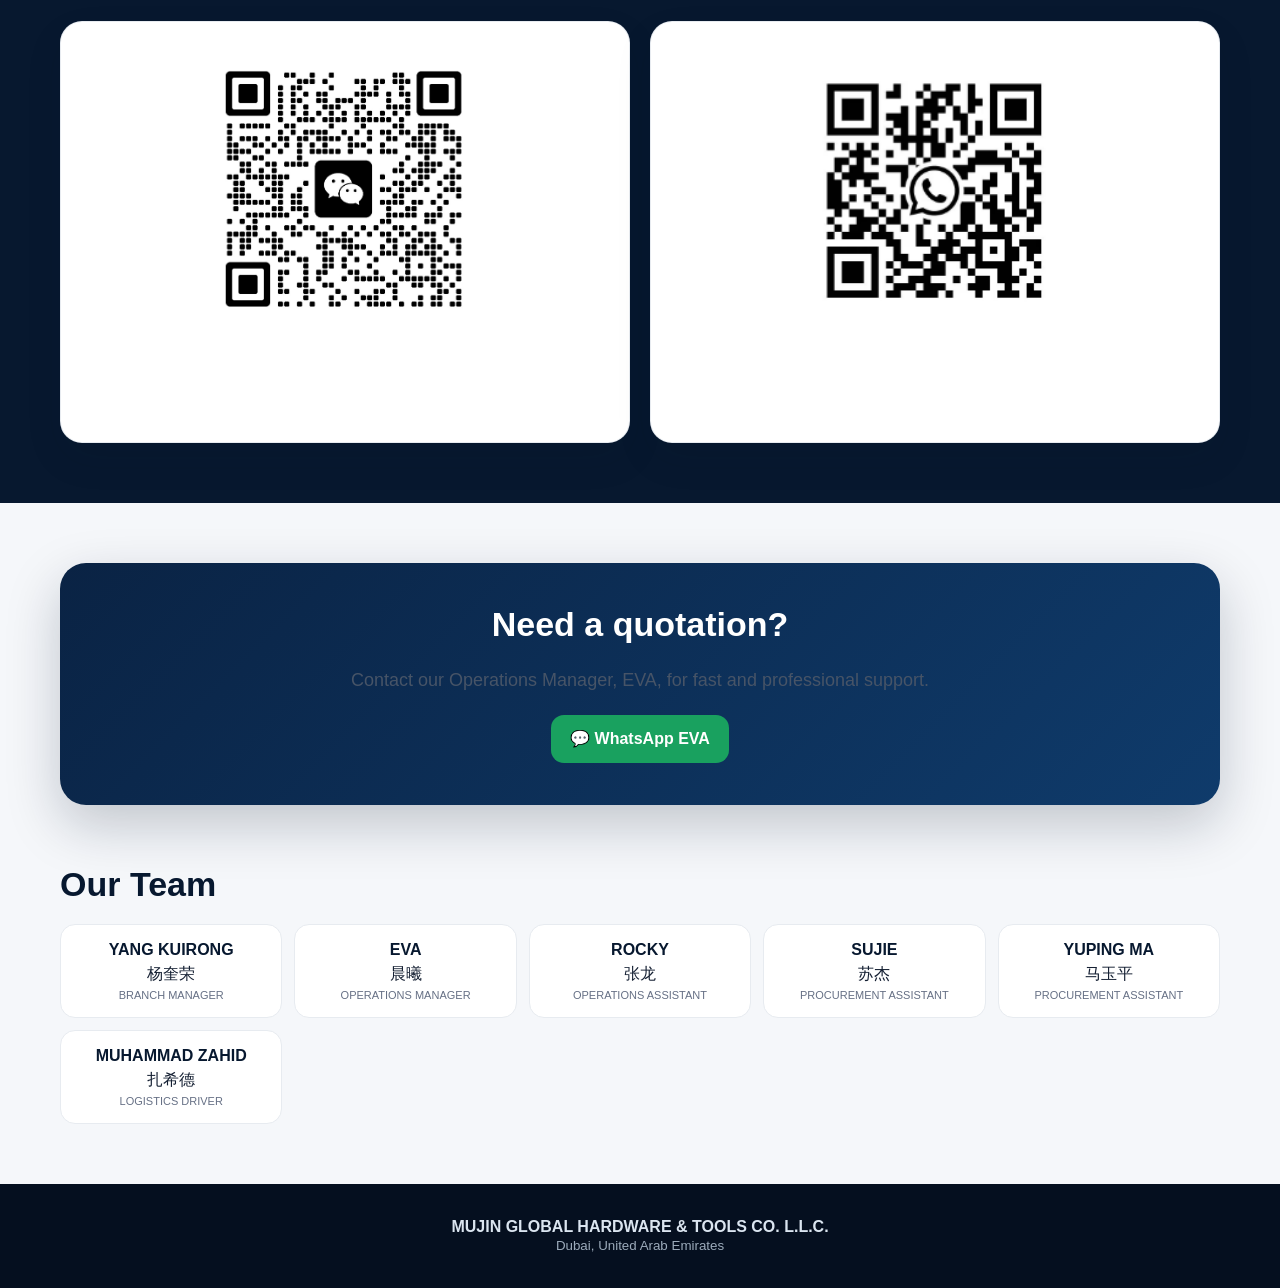
<file: rocky.html>
<!doctype html>
<html lang="en">
<head>
<meta charset="utf-8">
<meta name="viewport" content="width=device-width,initial-scale=1">
<title>ROCKY | MUJIN GLOBAL</title>
<meta name="description" content="Digital business card of ROCKY at MUJIN GLOBAL">
<link rel="stylesheet" href="style.css">
</head>
<body>
<header class="topbar">
  <div class="container nav">
    <a class="brand" href="index.html">MUJIN <span>GLOBAL</span></a>
    <div class="nav-actions"><a class="nav-link" href="index.html#team">TEAM</a><button class="lang-btn" id="langBtn">中文</button></div>
  </div>
</header>

<section class="hero">
  <div class="container hero-grid">
    <div class="logo-box"><img src="assets/company_mark.png" alt="MUJIN GLOBAL logo"></div>
    <div>
      <div class="kicker">MUJIN GLOBAL HARDWARE & TOOLS CO. L.L.C.</div>
      <h1>ROCKY <span style="color:var(--gold2)">张龙</span></h1>
      <div class="role">OPERATIONS ASSISTANT · 运营助理</div>
      <div class="hero-note en">Construction materials, hardware, fasteners, safety products and industrial supplies in Dubai.</div>
      <div class="hero-note cn">迪拜建筑材料、五金工具、紧固件、安全防护用品及工业物资供应。</div>
      <div class="actions">
        <a class="btn gold" href="tel:+971586272732">☎ <span class="en">Call</span><span class="cn">拨打电话</span></a>
        <a class="btn white" href="vcards/rocky.vcf" download>💾 <span class="en">Save Contact</span><span class="cn">保存联系人</span></a>
        <a class="btn green" href="https://wa.me/971586272732?text=Hello%20ROCKY,%20I%20would%20like%20to%20make%20an%20inquiry." target="_blank">💬 WhatsApp</a>
      </div>
    </div>
  </div>
</section>

<section class="section">
  <div class="container grid-2">
    <div class="card">
      <div class="eyebrow">CONTACT</div>
      <h2 class="en">Contact Details</h2><h2 class="cn">联系方式</h2>
      <div class="contact-list">
        <div class="contact-item"><strong>Mobile</strong><br>+971 58 627 2732</div>
        <div class="contact-item"><strong>Email</strong><br><a href="mailto:mujinglobalhardwaretools@gmail.com">mujinglobalhardwaretools@gmail.com</a></div>
        <div class="contact-item"><strong class="en">Office</strong><strong class="cn">公司地址</strong><br>Ahmad Building, F63 Ground Floor, Hor Al Anz, Dubai, U.A.E.<br><br><a class="btn gold" target="_blank" href="https://www.google.com/maps/search/?api=1&query=Ahmad+Building+F63+Ground+Floor+Hor+Al+Anz+Dubai">📍 <span class="en">Open Map</span><span class="cn">打开地图</span></a></div>
      </div>
    </div>
    <div class="card">
      <div class="eyebrow">ABOUT MUJIN</div>
      <h2 class="en">About Us</h2><h2 class="cn">公司介绍</h2>
      <p class="lead en">MUJIN GLOBAL HARDWARE & TOOLS CO. L.L.C. is a Dubai-based supplier of construction materials, hardware tools, fasteners, safety products and industrial supplies. We support contractors, construction companies and industrial clients with reliable sourcing, competitive pricing, responsive coordination and practical procurement solutions.</p>
      <p class="lead cn">MUJIN GLOBAL HARDWARE & TOOLS CO. L.L.C. 是一家位于迪拜的建筑材料、五金工具、紧固件、安全防护用品及工业物资供应商。我们为承包商、建筑公司及工业客户提供可靠寻源、有竞争力的价格、及时协调与高效采购解决方案。</p>
    </div>
  </div>
</section>

<section class="section alt">
  <div class="container">
    <div class="eyebrow">PRODUCT CATEGORIES</div>
    <h2 class="en">Main Products & Services</h2>
    <h2 class="cn">主营产品与服务</h2>
    <div class="products"><div class="product"><b>🛠️</b><span class="en">Hardware & Tools</span><span class="cn">五金与工具</span></div>
<div class="product"><b>🏗️</b><span class="en">Building Materials</span><span class="cn">建筑材料</span></div>
<div class="product"><b>🔩</b><span class="en">Fasteners</span><span class="cn">紧固件</span></div>
<div class="product"><b>🦺</b><span class="en">Safety Products</span><span class="cn">安全防护用品</span></div>
<div class="product"><b>⚙️</b><span class="en">Industrial Supplies</span><span class="cn">工业用品</span></div>
<div class="product"><b>🚧</b><span class="en">Site Accessories</span><span class="cn">工地配套用品</span></div>
<div class="product"><b>📦</b><span class="en">Custom Procurement</span><span class="cn">定制采购</span></div>
<div class="product"><b>🚚</b><span class="en">Delivery Coordination</span><span class="cn">配送协调</span></div></div>
  </div>
</section>

<section class="section dark">
  <div class="container">
    <div class="eyebrow">CONNECT</div>
    <h2 class="en">Scan to Connect</h2>
    <h2 class="cn">扫码联系</h2>
    <div class="qr-grid">
      <div class="qr-card card">
        <img src="assets/rocky_wechat.png" alt="WeChat QR">
        <h3>WeChat</h3>
        <p class="en">Scan to add ROCKY on WeChat</p>
        <p class="cn">扫码添加张龙微信</p>
      </div>
      
      <div class="qr-card card">
        <img src="assets/rocky_whatsapp.png" alt="WhatsApp QR">
        <h3>WhatsApp</h3>
        <p class="en">Scan to contact ROCKY</p>
        <p class="cn">扫码联系张龙</p>
      </div>
    </div>
  </div>
</section>

<section class="section">
  <div class="container">
    <div class="cta">
      <h2 class="en">Need a quotation?</h2>
      <h2 class="cn">需要报价或采购咨询？</h2>
      <p class="lead en">Contact our Operations Manager, EVA, for fast and professional support.</p>
      <p class="lead cn">请联系运营经理 EVA，我们将及时为您提供专业支持。</p>
      <a class="btn green" href="https://wa.me/971508889186?text=Hello%20EVA,%20I%20would%20like%20to%20request%20a%20quotation." target="_blank">💬 WhatsApp EVA</a>
    </div>
  </div>
</section>

<section class="section" style="padding-top:0">
  <div class="container">
    <h2 class="en">Our Team</h2><h2 class="cn">团队名片</h2>
    <div class="team"><a href="yang.html"><strong>YANG KUIRONG</strong><span>杨奎荣</span><small>BRANCH MANAGER</small></a>
<a href="eva.html"><strong>EVA</strong><span>晨曦</span><small>OPERATIONS MANAGER</small></a>
<a href="rocky.html"><strong>ROCKY</strong><span>张龙</span><small>OPERATIONS ASSISTANT</small></a>
<a href="sujie.html"><strong>SUJIE</strong><span>苏杰</span><small>PROCUREMENT ASSISTANT</small></a>
<a href="yuping.html"><strong>YUPING MA</strong><span>马玉平</span><small>PROCUREMENT ASSISTANT</small></a>
<a href="zahid.html"><strong>MUHAMMAD ZAHID</strong><span>扎希德</span><small>LOGISTICS DRIVER</small></a></div>
  </div>
</section>

<footer class="footer">
  <div class="container">
    <strong>MUJIN GLOBAL HARDWARE & TOOLS CO. L.L.C.</strong><br>
    <small>Dubai, United Arab Emirates</small>
  </div>
</footer>
<script src="app.js"></script>
</body>
</html>
</file>
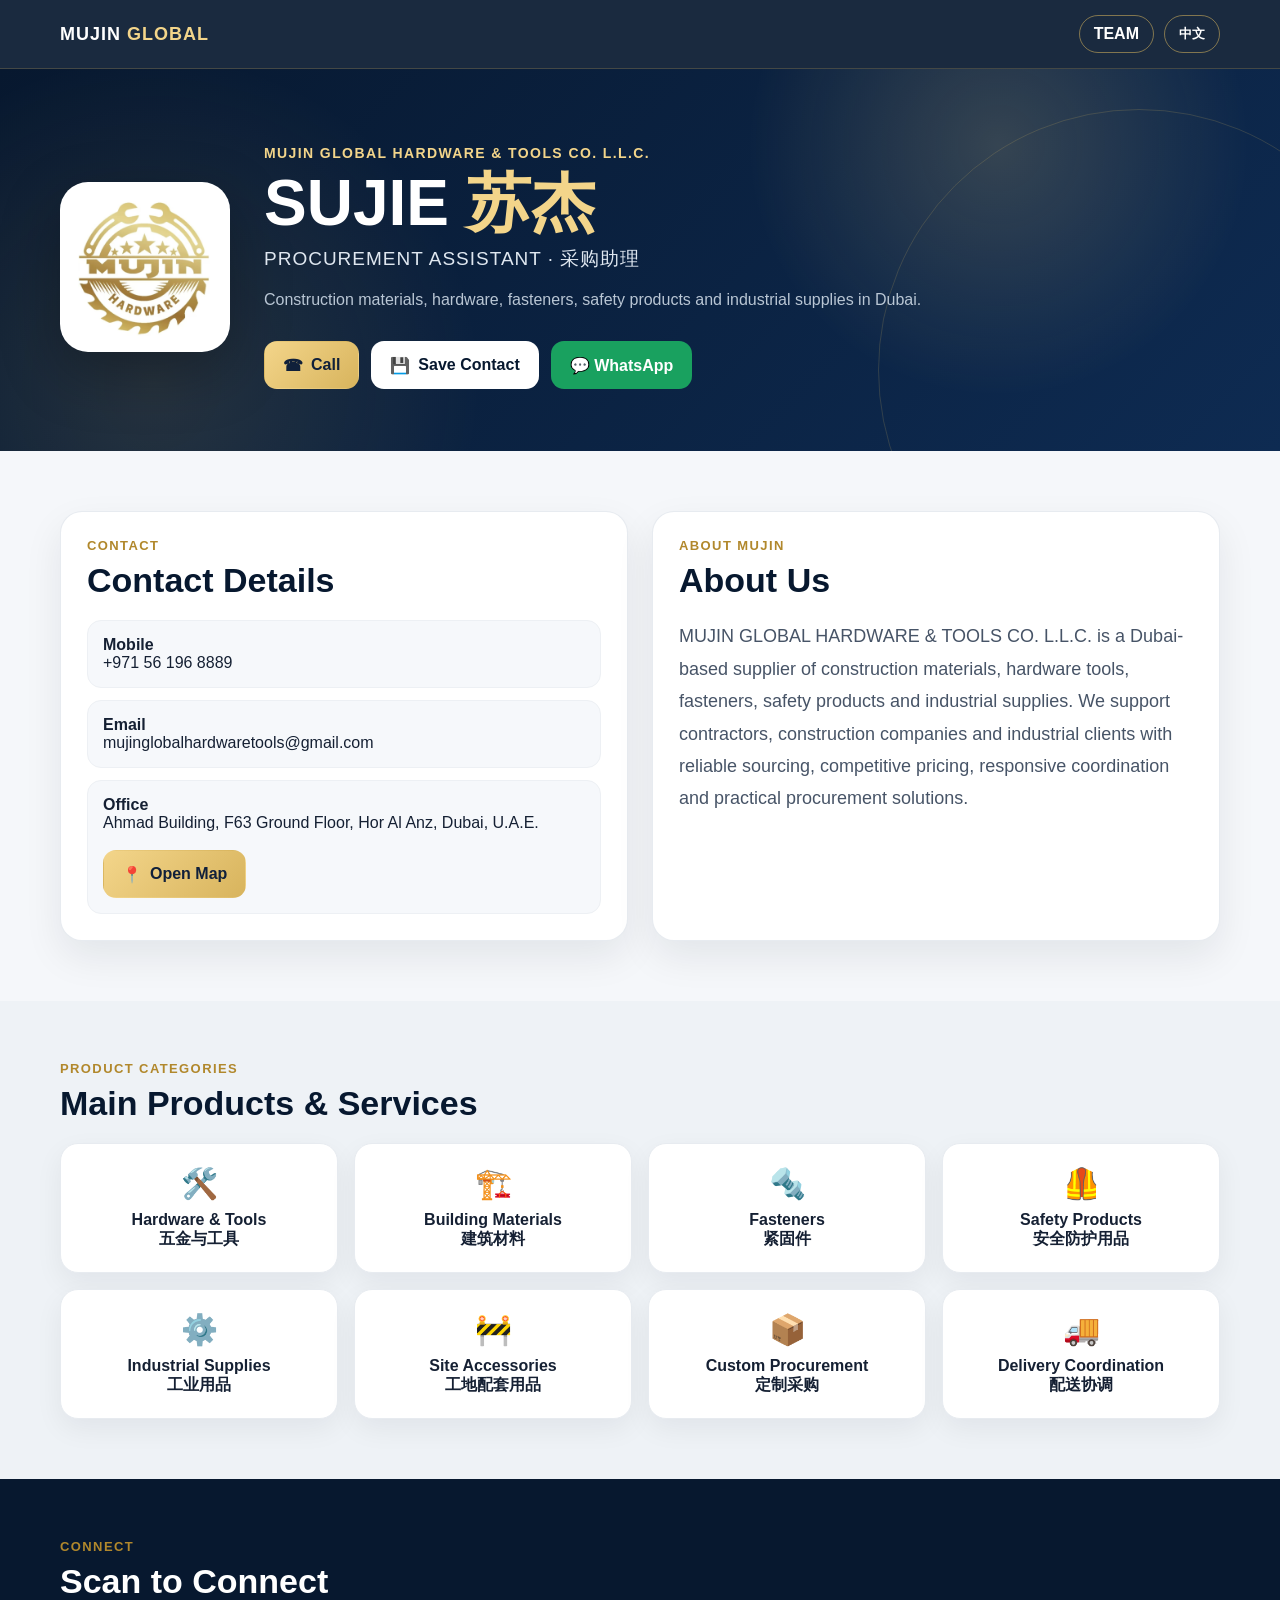
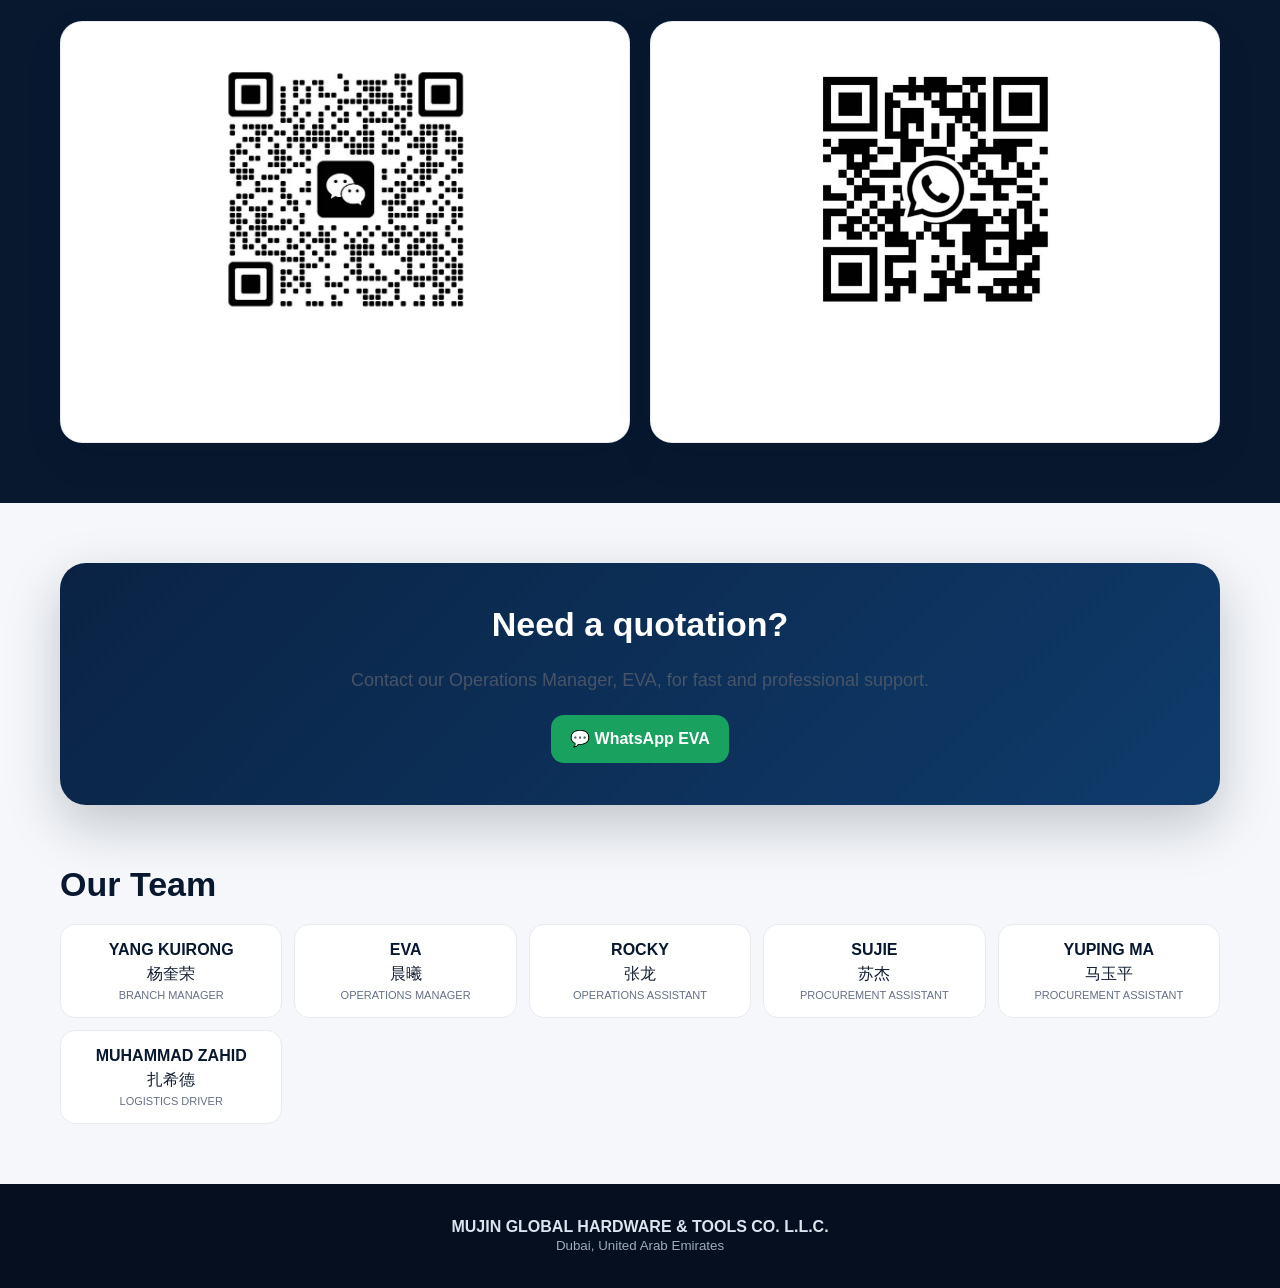
<file: sujie.html>
<!doctype html>
<html lang="en">
<head>
<meta charset="utf-8">
<meta name="viewport" content="width=device-width,initial-scale=1">
<title>SUJIE | MUJIN GLOBAL</title>
<meta name="description" content="Digital business card of SUJIE at MUJIN GLOBAL">
<link rel="stylesheet" href="style.css">
</head>
<body>
<header class="topbar">
  <div class="container nav">
    <a class="brand" href="index.html">MUJIN <span>GLOBAL</span></a>
    <div class="nav-actions"><a class="nav-link" href="index.html#team">TEAM</a><button class="lang-btn" id="langBtn">中文</button></div>
  </div>
</header>

<section class="hero">
  <div class="container hero-grid">
    <div class="logo-box"><img src="assets/company_mark.png" alt="MUJIN GLOBAL logo"></div>
    <div>
      <div class="kicker">MUJIN GLOBAL HARDWARE & TOOLS CO. L.L.C.</div>
      <h1>SUJIE <span style="color:var(--gold2)">苏杰</span></h1>
      <div class="role">PROCUREMENT ASSISTANT · 采购助理</div>
      <div class="hero-note en">Construction materials, hardware, fasteners, safety products and industrial supplies in Dubai.</div>
      <div class="hero-note cn">迪拜建筑材料、五金工具、紧固件、安全防护用品及工业物资供应。</div>
      <div class="actions">
        <a class="btn gold" href="tel:+971561968889">☎ <span class="en">Call</span><span class="cn">拨打电话</span></a>
        <a class="btn white" href="vcards/sujie.vcf" download>💾 <span class="en">Save Contact</span><span class="cn">保存联系人</span></a>
        <a class="btn green" href="https://wa.me/971561968889?text=Hello%20SUJIE,%20I%20would%20like%20to%20make%20an%20inquiry." target="_blank">💬 WhatsApp</a>
      </div>
    </div>
  </div>
</section>

<section class="section">
  <div class="container grid-2">
    <div class="card">
      <div class="eyebrow">CONTACT</div>
      <h2 class="en">Contact Details</h2><h2 class="cn">联系方式</h2>
      <div class="contact-list">
        <div class="contact-item"><strong>Mobile</strong><br>+971 56 196 8889</div>
        <div class="contact-item"><strong>Email</strong><br><a href="mailto:mujinglobalhardwaretools@gmail.com">mujinglobalhardwaretools@gmail.com</a></div>
        <div class="contact-item"><strong class="en">Office</strong><strong class="cn">公司地址</strong><br>Ahmad Building, F63 Ground Floor, Hor Al Anz, Dubai, U.A.E.<br><br><a class="btn gold" target="_blank" href="https://www.google.com/maps/search/?api=1&query=Ahmad+Building+F63+Ground+Floor+Hor+Al+Anz+Dubai">📍 <span class="en">Open Map</span><span class="cn">打开地图</span></a></div>
      </div>
    </div>
    <div class="card">
      <div class="eyebrow">ABOUT MUJIN</div>
      <h2 class="en">About Us</h2><h2 class="cn">公司介绍</h2>
      <p class="lead en">MUJIN GLOBAL HARDWARE & TOOLS CO. L.L.C. is a Dubai-based supplier of construction materials, hardware tools, fasteners, safety products and industrial supplies. We support contractors, construction companies and industrial clients with reliable sourcing, competitive pricing, responsive coordination and practical procurement solutions.</p>
      <p class="lead cn">MUJIN GLOBAL HARDWARE & TOOLS CO. L.L.C. 是一家位于迪拜的建筑材料、五金工具、紧固件、安全防护用品及工业物资供应商。我们为承包商、建筑公司及工业客户提供可靠寻源、有竞争力的价格、及时协调与高效采购解决方案。</p>
    </div>
  </div>
</section>

<section class="section alt">
  <div class="container">
    <div class="eyebrow">PRODUCT CATEGORIES</div>
    <h2 class="en">Main Products & Services</h2>
    <h2 class="cn">主营产品与服务</h2>
    <div class="products"><div class="product"><b>🛠️</b><span class="en">Hardware & Tools</span><span class="cn">五金与工具</span></div>
<div class="product"><b>🏗️</b><span class="en">Building Materials</span><span class="cn">建筑材料</span></div>
<div class="product"><b>🔩</b><span class="en">Fasteners</span><span class="cn">紧固件</span></div>
<div class="product"><b>🦺</b><span class="en">Safety Products</span><span class="cn">安全防护用品</span></div>
<div class="product"><b>⚙️</b><span class="en">Industrial Supplies</span><span class="cn">工业用品</span></div>
<div class="product"><b>🚧</b><span class="en">Site Accessories</span><span class="cn">工地配套用品</span></div>
<div class="product"><b>📦</b><span class="en">Custom Procurement</span><span class="cn">定制采购</span></div>
<div class="product"><b>🚚</b><span class="en">Delivery Coordination</span><span class="cn">配送协调</span></div></div>
  </div>
</section>

<section class="section dark">
  <div class="container">
    <div class="eyebrow">CONNECT</div>
    <h2 class="en">Scan to Connect</h2>
    <h2 class="cn">扫码联系</h2>
    <div class="qr-grid">
      <div class="qr-card card">
        <img src="assets/sujie_wechat.png" alt="WeChat QR">
        <h3>WeChat</h3>
        <p class="en">Scan to add SUJIE on WeChat</p>
        <p class="cn">扫码添加苏杰微信</p>
      </div>
      
      <div class="qr-card card">
        <img src="assets/sujie_whatsapp.png" alt="WhatsApp QR">
        <h3>WhatsApp</h3>
        <p class="en">Scan to contact SUJIE</p>
        <p class="cn">扫码联系苏杰</p>
      </div>
    </div>
  </div>
</section>

<section class="section">
  <div class="container">
    <div class="cta">
      <h2 class="en">Need a quotation?</h2>
      <h2 class="cn">需要报价或采购咨询？</h2>
      <p class="lead en">Contact our Operations Manager, EVA, for fast and professional support.</p>
      <p class="lead cn">请联系运营经理 EVA，我们将及时为您提供专业支持。</p>
      <a class="btn green" href="https://wa.me/971508889186?text=Hello%20EVA,%20I%20would%20like%20to%20request%20a%20quotation." target="_blank">💬 WhatsApp EVA</a>
    </div>
  </div>
</section>

<section class="section" style="padding-top:0">
  <div class="container">
    <h2 class="en">Our Team</h2><h2 class="cn">团队名片</h2>
        <div class="team"><a href="yang.html"><strong>YANG KUIRONG</strong><span>杨奎荣</span><small>BRANCH MANAGER</small></a>
<a href="eva.html"><strong>EVA</strong><span>晨曦</span><small>OPERATIONS MANAGER</small></a>
<a href="rocky.html"><strong>ROCKY</strong><span>张龙</span><small>OPERATIONS ASSISTANT</small></a>
<a href="sujie.html"><strong>SUJIE</strong><span>苏杰</span><small>PROCUREMENT ASSISTANT</small></a>
<a href="yuping.html"><strong>YUPING MA</strong><span>马玉平</span><small>PROCUREMENT ASSISTANT</small></a>
<a href="zahid.html"><strong>MUHAMMAD ZAHID</strong><span>扎希德</span><small>LOGISTICS DRIVER</small></a></div>
  </div>
</section>

<footer class="footer">
  <div class="container">
    <strong>MUJIN GLOBAL HARDWARE & TOOLS CO. L.L.C.</strong><br>
    <small>Dubai, United Arab Emirates</small>
  </div>
</footer>
<script src="app.js"></script>
</body>
</html>
</file>
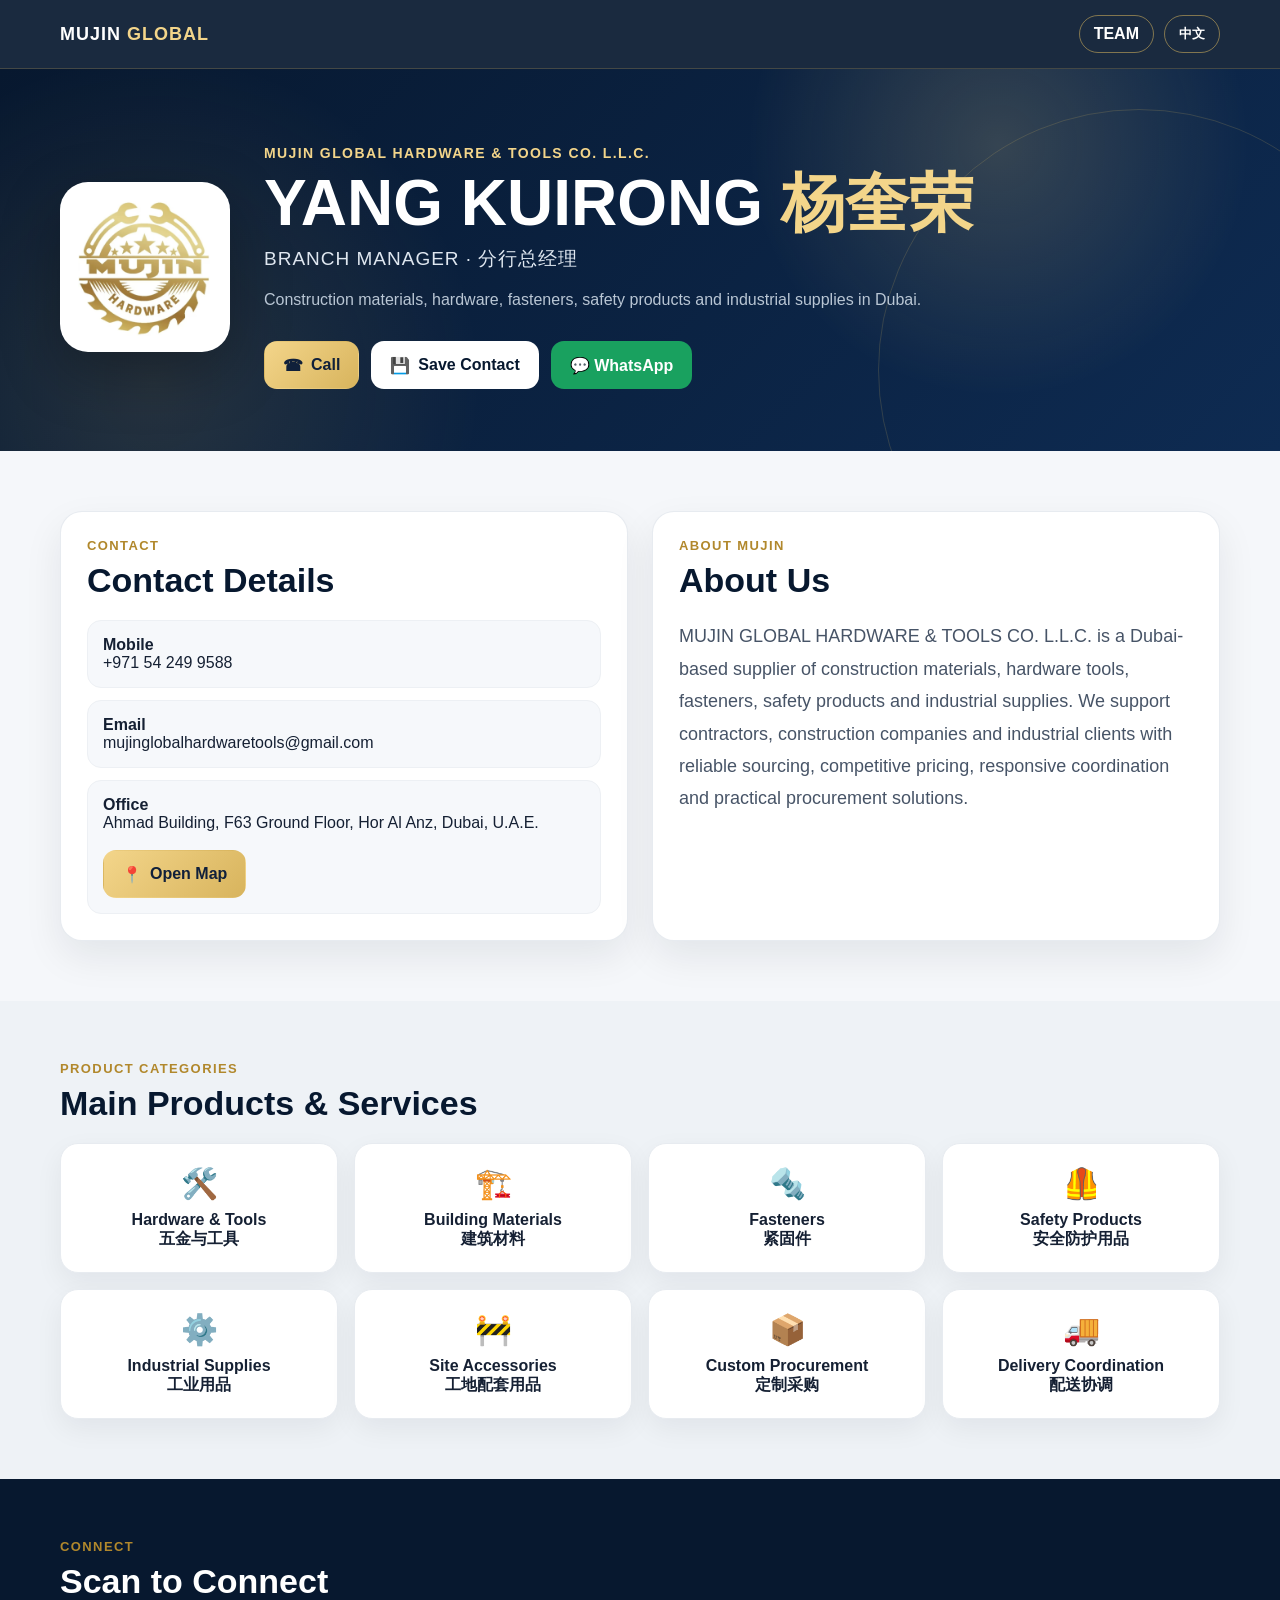
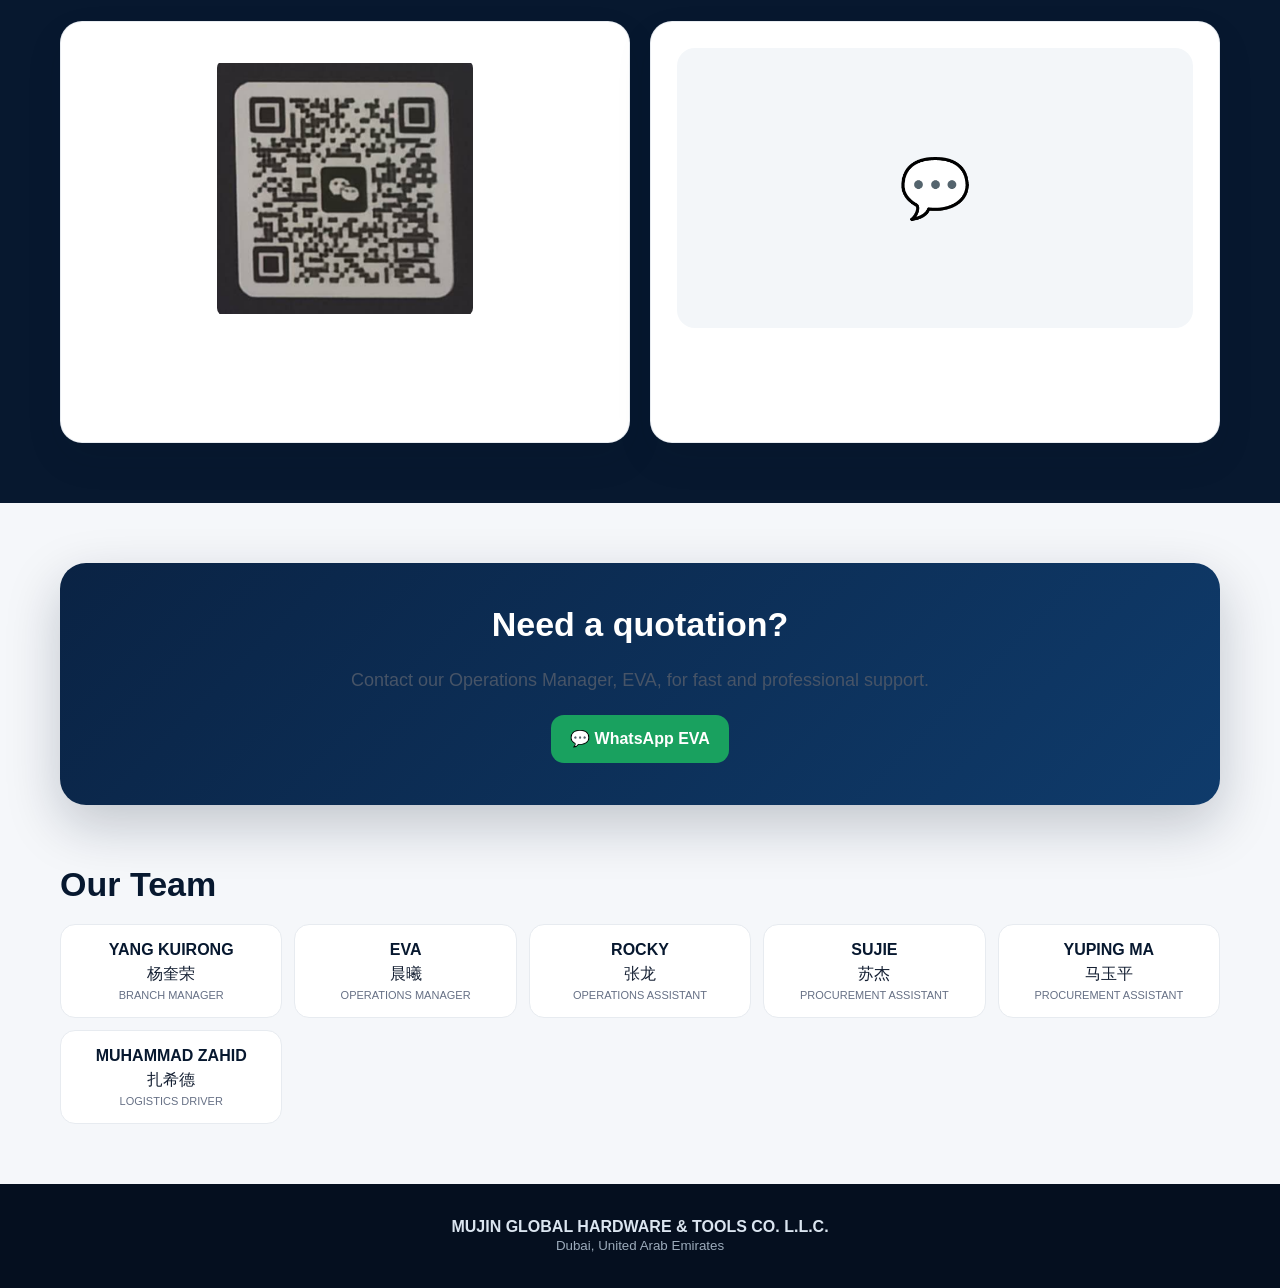
<file: yang.html>
<!doctype html>
<html lang="en">
<head>
<meta charset="utf-8">
<meta name="viewport" content="width=device-width,initial-scale=1">
<title>YANG KUIRONG | MUJIN GLOBAL</title>
<meta name="description" content="Digital business card of YANG KUIRONG at MUJIN GLOBAL">
<link rel="stylesheet" href="style.css">
</head>
<body>
<header class="topbar">
  <div class="container nav">
    <a class="brand" href="index.html">MUJIN <span>GLOBAL</span></a>
    <div class="nav-actions"><a class="nav-link" href="index.html#team">TEAM</a><button class="lang-btn" id="langBtn">中文</button></div>
  </div>
</header>

<section class="hero">
  <div class="container hero-grid">
    <div class="logo-box"><img src="assets/company_mark.png" alt="MUJIN GLOBAL logo"></div>
    <div>
      <div class="kicker">MUJIN GLOBAL HARDWARE & TOOLS CO. L.L.C.</div>
      <h1>YANG KUIRONG <span style="color:var(--gold2)">杨奎荣</span></h1>
      <div class="role">BRANCH MANAGER · 分行总经理</div>
      <div class="hero-note en">Construction materials, hardware, fasteners, safety products and industrial supplies in Dubai.</div>
      <div class="hero-note cn">迪拜建筑材料、五金工具、紧固件、安全防护用品及工业物资供应。</div>
      <div class="actions">
        <a class="btn gold" href="tel:+971542499588">☎ <span class="en">Call</span><span class="cn">拨打电话</span></a>
        <a class="btn white" href="vcards/yang.vcf" download>💾 <span class="en">Save Contact</span><span class="cn">保存联系人</span></a>
        <a class="btn green" href="https://wa.me/971542499588?text=Hello%20YANG%20KUIRONG,%20I%20would%20like%20to%20make%20an%20inquiry." target="_blank">💬 WhatsApp</a>
      </div>
    </div>
  </div>
</section>

<section class="section">
  <div class="container grid-2">
    <div class="card">
      <div class="eyebrow">CONTACT</div>
      <h2 class="en">Contact Details</h2><h2 class="cn">联系方式</h2>
      <div class="contact-list">
        <div class="contact-item"><strong>Mobile</strong><br>+971 54 249 9588</div>
        <div class="contact-item"><strong>Email</strong><br><a href="mailto:mujinglobalhardwaretools@gmail.com">mujinglobalhardwaretools@gmail.com</a></div>
        <div class="contact-item"><strong class="en">Office</strong><strong class="cn">公司地址</strong><br>Ahmad Building, F63 Ground Floor, Hor Al Anz, Dubai, U.A.E.<br><br><a class="btn gold" target="_blank" href="https://www.google.com/maps/search/?api=1&query=Ahmad+Building+F63+Ground+Floor+Hor+Al+Anz+Dubai">📍 <span class="en">Open Map</span><span class="cn">打开地图</span></a></div>
      </div>
    </div>
    <div class="card">
      <div class="eyebrow">ABOUT MUJIN</div>
      <h2 class="en">About Us</h2><h2 class="cn">公司介绍</h2>
      <p class="lead en">MUJIN GLOBAL HARDWARE & TOOLS CO. L.L.C. is a Dubai-based supplier of construction materials, hardware tools, fasteners, safety products and industrial supplies. We support contractors, construction companies and industrial clients with reliable sourcing, competitive pricing, responsive coordination and practical procurement solutions.</p>
      <p class="lead cn">MUJIN GLOBAL HARDWARE & TOOLS CO. L.L.C. 是一家位于迪拜的建筑材料、五金工具、紧固件、安全防护用品及工业物资供应商。我们为承包商、建筑公司及工业客户提供可靠寻源、有竞争力的价格、及时协调与高效采购解决方案。</p>
    </div>
  </div>
</section>

<section class="section alt">
  <div class="container">
    <div class="eyebrow">PRODUCT CATEGORIES</div>
    <h2 class="en">Main Products & Services</h2>
    <h2 class="cn">主营产品与服务</h2>
    <div class="products"><div class="product"><b>🛠️</b><span class="en">Hardware & Tools</span><span class="cn">五金与工具</span></div>
<div class="product"><b>🏗️</b><span class="en">Building Materials</span><span class="cn">建筑材料</span></div>
<div class="product"><b>🔩</b><span class="en">Fasteners</span><span class="cn">紧固件</span></div>
<div class="product"><b>🦺</b><span class="en">Safety Products</span><span class="cn">安全防护用品</span></div>
<div class="product"><b>⚙️</b><span class="en">Industrial Supplies</span><span class="cn">工业用品</span></div>
<div class="product"><b>🚧</b><span class="en">Site Accessories</span><span class="cn">工地配套用品</span></div>
<div class="product"><b>📦</b><span class="en">Custom Procurement</span><span class="cn">定制采购</span></div>
<div class="product"><b>🚚</b><span class="en">Delivery Coordination</span><span class="cn">配送协调</span></div></div>
  </div>
</section>

<section class="section dark">
  <div class="container">
    <div class="eyebrow">CONNECT</div>
    <h2 class="en">Scan to Connect</h2>
    <h2 class="cn">扫码联系</h2>
    <div class="qr-grid">
      <div class="qr-card card">
        <img src="assets/yang_wechat.png" alt="WeChat QR">
        <h3>WeChat</h3>
        <p class="en">Scan to add YANG KUIRONG on WeChat</p>
        <p class="cn">扫码添加杨奎荣微信</p>
      </div>
      
      <div class="qr-card card">
        <div style="height:280px;display:flex;align-items:center;justify-content:center;background:#f3f6f9;border-radius:18px;font-size:58px">💬</div>
        <h3>WhatsApp</h3>
        <p class="en">Use the direct WhatsApp button above.</p>
        <p class="cn">请使用上方 WhatsApp 按钮联系。</p>
      </div>
    </div>
  </div>
</section>

<section class="section">
  <div class="container">
    <div class="cta">
      <h2 class="en">Need a quotation?</h2>
      <h2 class="cn">需要报价或采购咨询？</h2>
      <p class="lead en">Contact our Operations Manager, EVA, for fast and professional support.</p>
      <p class="lead cn">请联系运营经理 EVA，我们将及时为您提供专业支持。</p>
      <a class="btn green" href="https://wa.me/971508889186?text=Hello%20EVA,%20I%20would%20like%20to%20request%20a%20quotation." target="_blank">💬 WhatsApp EVA</a>
    </div>
  </div>
</section>

<section class="section" style="padding-top:0">
  <div class="container">
    <h2 class="en">Our Team</h2><h2 class="cn">团队名片</h2>
        <div class="team"><a href="yang.html"><strong>YANG KUIRONG</strong><span>杨奎荣</span><small>BRANCH MANAGER</small></a>
<a href="eva.html"><strong>EVA</strong><span>晨曦</span><small>OPERATIONS MANAGER</small></a>
<a href="rocky.html"><strong>ROCKY</strong><span>张龙</span><small>OPERATIONS ASSISTANT</small></a>
<a href="sujie.html"><strong>SUJIE</strong><span>苏杰</span><small>PROCUREMENT ASSISTANT</small></a>
<a href="yuping.html"><strong>YUPING MA</strong><span>马玉平</span><small>PROCUREMENT ASSISTANT</small></a>
<a href="zahid.html"><strong>MUHAMMAD ZAHID</strong><span>扎希德</span><small>LOGISTICS DRIVER</small></a></div>
  </div>
</section>

<footer class="footer">
  <div class="container">
    <strong>MUJIN GLOBAL HARDWARE & TOOLS CO. L.L.C.</strong><br>
    <small>Dubai, United Arab Emirates</small>
  </div>
</footer>
<script src="app.js"></script>
</body>
</html>
</file>
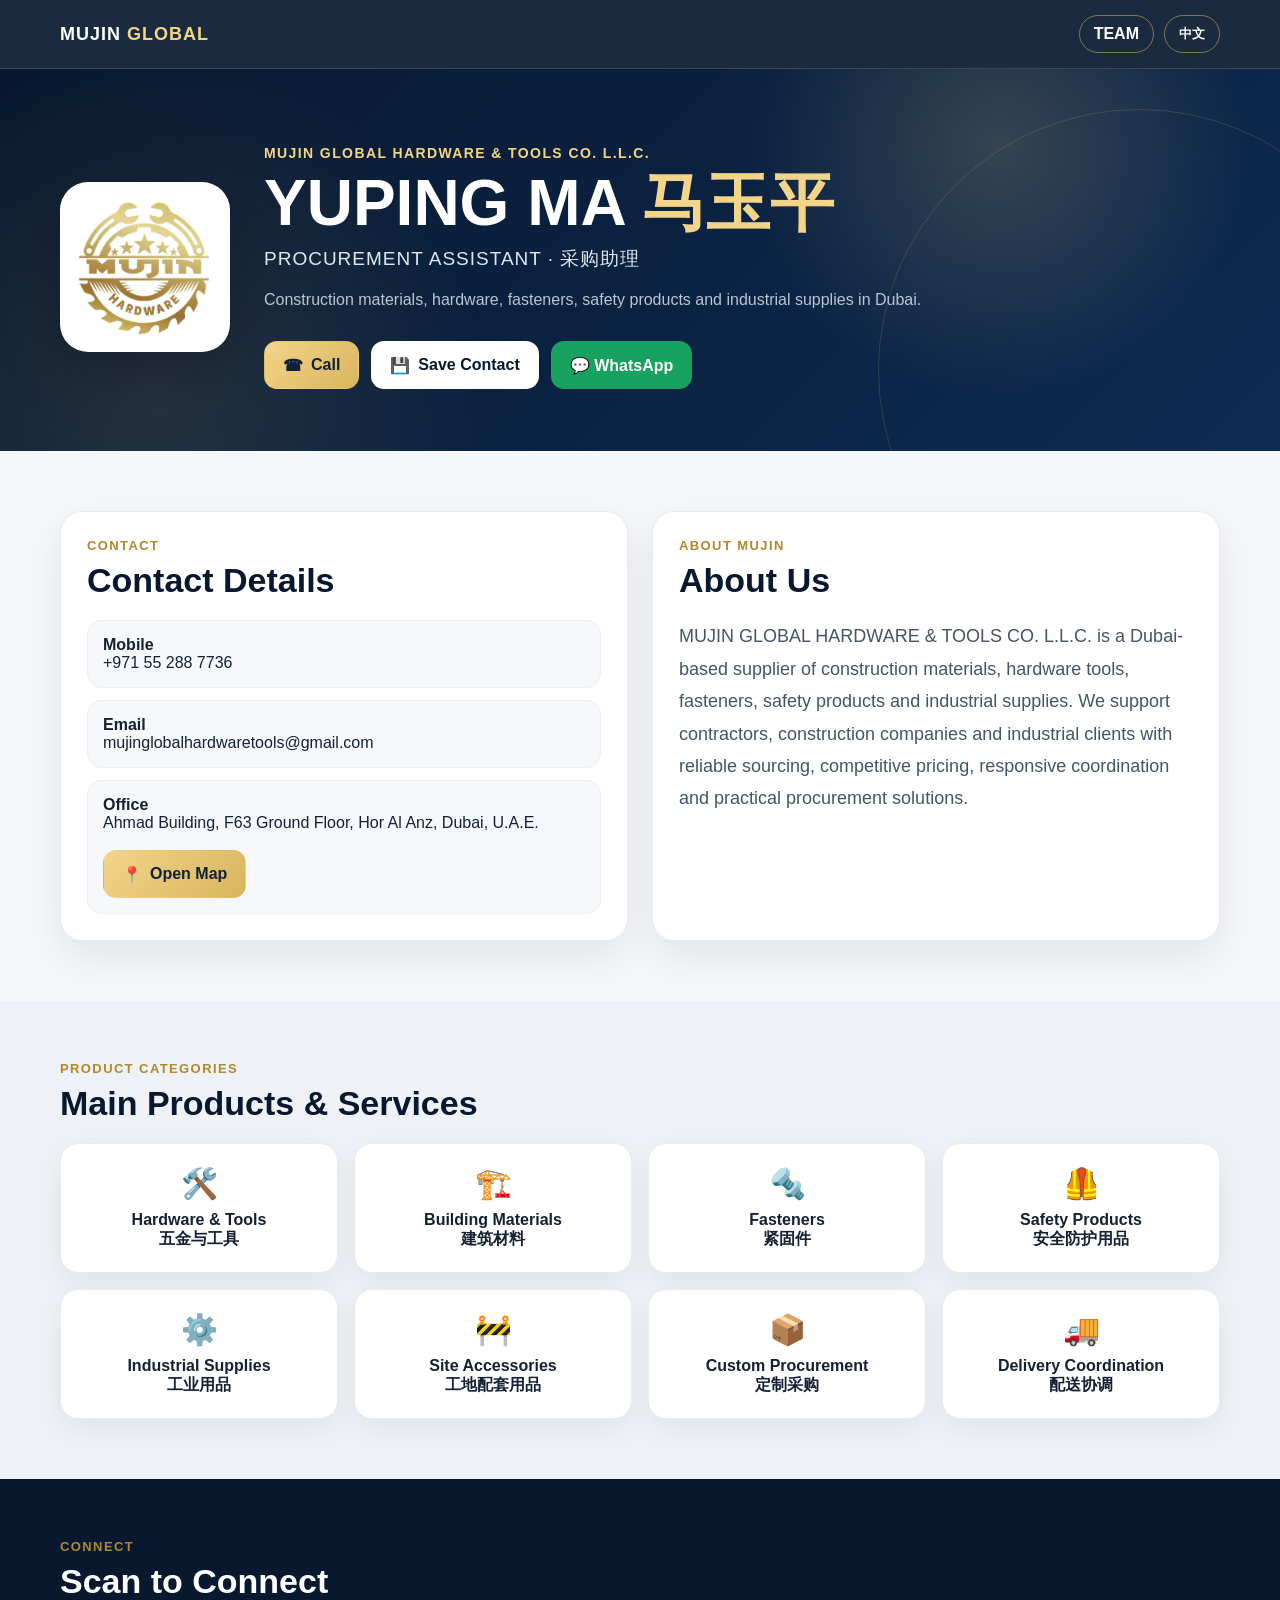
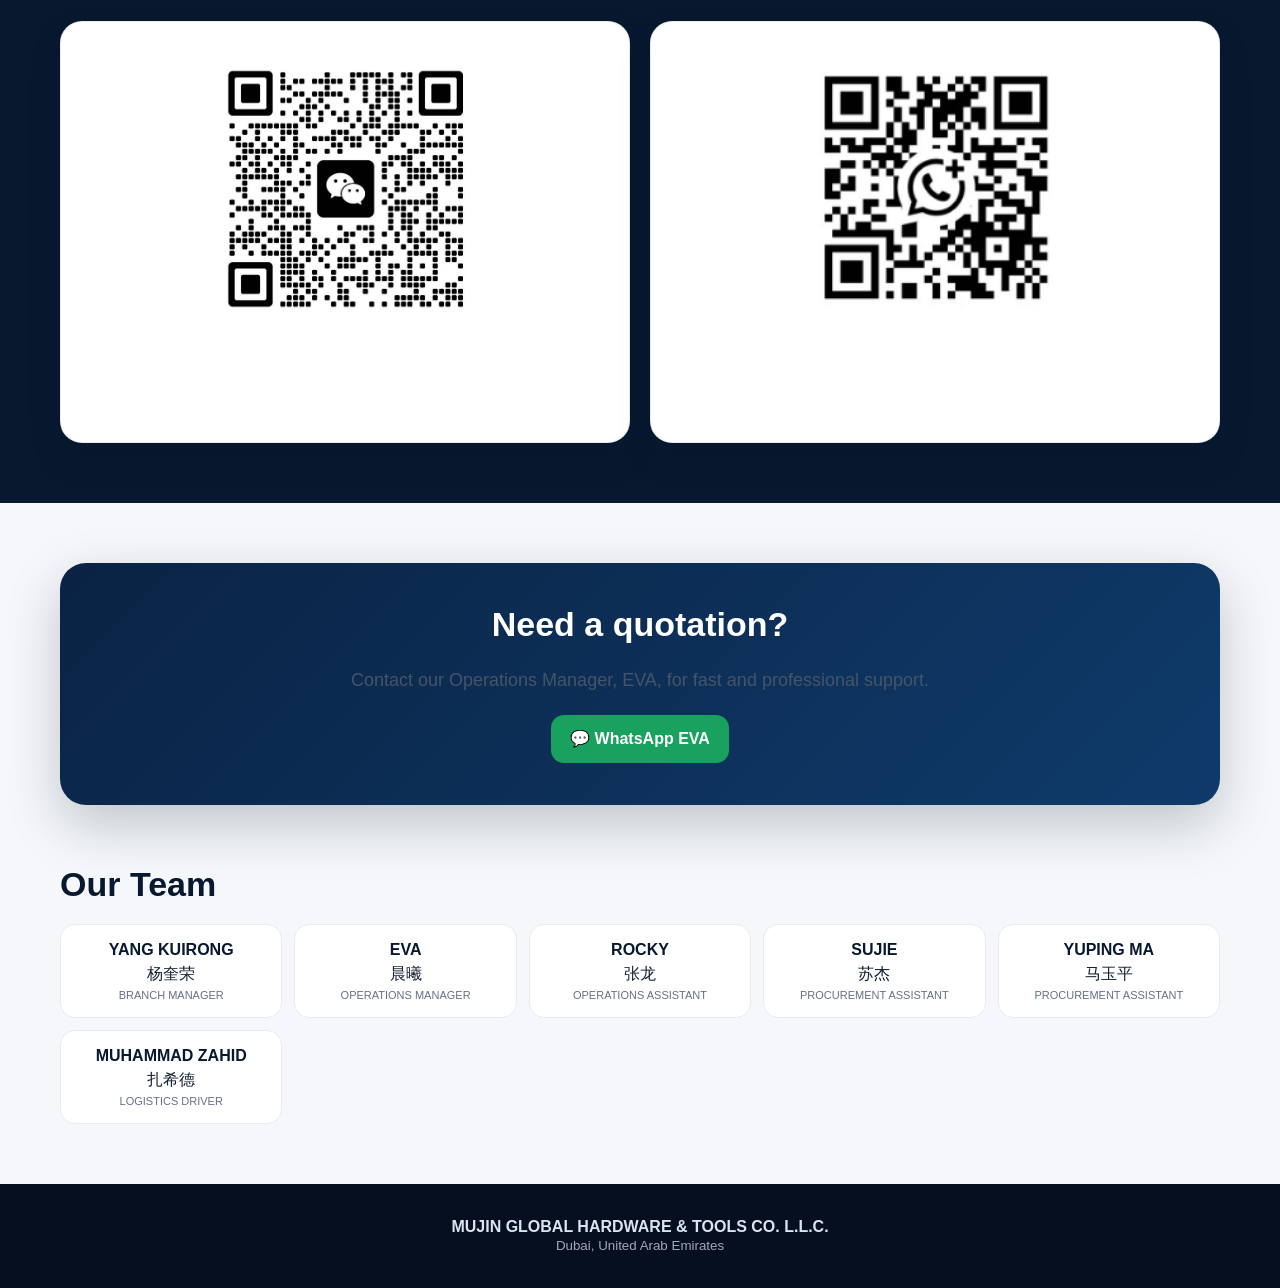
<file: yuping.html>
<!doctype html>
<html lang="en">
<head>
<meta charset="utf-8">
<meta name="viewport" content="width=device-width,initial-scale=1">
<title>YUPING MA | MUJIN GLOBAL</title>
<meta name="description" content="Digital business card of YUPING MA at MUJIN GLOBAL">
<link rel="stylesheet" href="style.css">
</head>
<body>
<header class="topbar">
  <div class="container nav">
    <a class="brand" href="index.html">MUJIN <span>GLOBAL</span></a>
    <div class="nav-actions">
      <a class="nav-link" href="index.html#team">TEAM</a>
      <button class="lang-btn" id="langBtn">中文</button>
    </div>
  </div>
</header>

<section class="hero">
  <div class="container hero-grid">
    <div class="logo-box">
      <img src="assets/company_mark.png" alt="MUJIN GLOBAL logo">
    </div>

    <div>
      <div class="kicker">MUJIN GLOBAL HARDWARE & TOOLS CO. L.L.C.</div>

      <h1>
        YUPING MA
        <span style="color:var(--gold2)">马玉平</span>
      </h1>

      <div class="role">
        PROCUREMENT ASSISTANT · 采购助理
      </div>

      <div class="hero-note en">
        Construction materials, hardware, fasteners, safety products and industrial supplies in Dubai.
      </div>

      <div class="hero-note cn">
        迪拜建筑材料、五金工具、紧固件、安全防护用品及工业物资供应。
      </div>

      <div class="actions">

        <a class="btn gold"
           href="tel:+971552887736">
          ☎
          <span class="en">Call</span>
          <span class="cn">拨打电话</span>
        </a>

        <a class="btn white"
           href="vcards/yuping.vcf"
           download>
          💾
          <span class="en">Save Contact</span>
          <span class="cn">保存联系人</span>
        </a>

        <a class="btn green"
           href="https://wa.me/971552887736?text=Hello%20YUPING%20MA,%20I%20would%20like%20to%20make%20an%20inquiry."
           target="_blank">
          💬 WhatsApp
        </a>

      </div>
    </div>
  </div>
</section>

<section class="section">
  <div class="container grid-2">

    <div class="card">
      <div class="eyebrow">CONTACT</div>

      <h2 class="en">Contact Details</h2>
      <h2 class="cn">联系方式</h2>

      <div class="contact-list">

        <div class="contact-item">
          <strong>Mobile</strong><br>
          +971 55 288 7736
        </div>

        <div class="contact-item">
          <strong>Email</strong><br>
          <a href="mailto:mujinglobalhardwaretools@gmail.com">
            mujinglobalhardwaretools@gmail.com
          </a>
        </div>

        <div class="contact-item">
          <strong class="en">Office</strong>
          <strong class="cn">公司地址</strong><br>

          Ahmad Building, F63 Ground Floor,
          Hor Al Anz, Dubai, U.A.E.

          <br><br>

          <a class="btn gold"
             target="_blank"
             href="https://www.google.com/maps/search/?api=1&query=Ahmad+Building+F63+Ground+Floor+Hor+Al+Anz+Dubai">
            📍
            <span class="en">Open Map</span>
            <span class="cn">打开地图</span>
          </a>
        </div>

      </div>
    </div>

    <div class="card">

      <div class="eyebrow">ABOUT MUJIN</div>

      <h2 class="en">About Us</h2>
      <h2 class="cn">公司介绍</h2>

      <p class="lead en">
        MUJIN GLOBAL HARDWARE & TOOLS CO. L.L.C. is a Dubai-based supplier of construction materials, hardware tools, fasteners, safety products and industrial supplies. We support contractors, construction companies and industrial clients with reliable sourcing, competitive pricing, responsive coordination and practical procurement solutions.
      </p>

      <p class="lead cn">
        MUJIN GLOBAL HARDWARE & TOOLS CO. L.L.C. 是一家位于迪拜的建筑材料、五金工具、紧固件、安全防护用品及工业物资供应商。我们为承包商、建筑公司及工业客户提供可靠寻源、有竞争力的价格、及时协调与高效采购解决方案。
      </p>

    </div>

  </div>
</section>

<section class="section alt">

  <div class="container">

    <div class="eyebrow">PRODUCT CATEGORIES</div>

    <h2 class="en">Main Products & Services</h2>
    <h2 class="cn">主营产品与服务</h2>

    <div class="products">

      <div class="product">
        <b>🛠️</b>
        <span class="en">Hardware & Tools</span>
        <span class="cn">五金与工具</span>
      </div>

      <div class="product">
        <b>🏗️</b>
        <span class="en">Building Materials</span>
        <span class="cn">建筑材料</span>
      </div>

      <div class="product">
        <b>🔩</b>
        <span class="en">Fasteners</span>
        <span class="cn">紧固件</span>
      </div>

      <div class="product">
        <b>🦺</b>
        <span class="en">Safety Products</span>
        <span class="cn">安全防护用品</span>
      </div>

      <div class="product">
        <b>⚙️</b>
        <span class="en">Industrial Supplies</span>
        <span class="cn">工业用品</span>
      </div>

      <div class="product">
        <b>🚧</b>
        <span class="en">Site Accessories</span>
        <span class="cn">工地配套用品</span>
      </div>

      <div class="product">
        <b>📦</b>
        <span class="en">Custom Procurement</span>
        <span class="cn">定制采购</span>
      </div>

      <div class="product">
        <b>🚚</b>
        <span class="en">Delivery Coordination</span>
        <span class="cn">配送协调</span>
      </div>

    </div>
  </div>
</section>

<section class="section dark">

  <div class="container">

    <div class="eyebrow">CONNECT</div>

    <h2 class="en">Scan to Connect</h2>
    <h2 class="cn">扫码联系</h2>

    <div class="qr-grid">

      <div class="qr-card card">

        <img src="assets/yuping_wechat.png"
             alt="WeChat QR">

        <h3>WeChat</h3>

        <p class="en">
          Scan to add YUPING MA on WeChat
        </p>

        <p class="cn">
          扫码添加马玉平微信
        </p>

      </div>

      <div class="qr-card card">

        <img src="assets/yuping_whatsapp.png"
             alt="WhatsApp QR">

        <h3>WhatsApp</h3>

        <p class="en">
          Scan to contact YUPING MA
        </p>

        <p class="cn">
          扫码联系马玉平
        </p>

      </div>

    </div>
  </div>
</section>

<section class="section">

  <div class="container">

    <div class="cta">

      <h2 class="en">
        Need a quotation?
      </h2>

      <h2 class="cn">
        需要报价或采购咨询？
      </h2>

      <p class="lead en">
        Contact our Operations Manager, EVA, for fast and professional support.
      </p>

      <p class="lead cn">
        请联系运营经理 EVA，我们将及时为您提供专业支持。
      </p>

      <a class="btn green"
         href="https://wa.me/971508889186?text=Hello%20EVA,%20I%20would%20like%20to%20request%20a%20quotation."
         target="_blank">
        💬 WhatsApp EVA
      </a>

    </div>

  </div>
</section>

<section class="section" style="padding-top:0">

  <div class="container">

    <h2 class="en">Our Team</h2>
    <h2 class="cn">团队名片</h2>

    <div class="team">

      <a href="yang.html">
        <strong>YANG KUIRONG</strong>
        <span>杨奎荣</span>
        <small>BRANCH MANAGER</small>
      </a>

      <a href="eva.html">
        <strong>EVA</strong>
        <span>晨曦</span>
        <small>OPERATIONS MANAGER</small>
      </a>

      <a href="rocky.html">
        <strong>ROCKY</strong>
        <span>张龙</span>
        <small>OPERATIONS ASSISTANT</small>
    
      </a>

      <a href="sujie.html">
        <strong>SUJIE</strong>
        <span>苏杰</span>
        <small>PROCUREMENT ASSISTANT</small>
      </a>

  <a href="yuping.html">
        <strong>YUPING MA</strong>
        <span>马玉平</span>
        <small>PROCUREMENT ASSISTANT</small>      
      </a>

      <a href="zahid.html">
        <strong>MUHAMMAD ZAHID</strong>
        <span>扎希德</span>
        <small>LOGISTICS DRIVER</small>
      </a>

    </div>

  </div>
</section>

<footer class="footer">

  <div class="container">

    <strong>
      MUJIN GLOBAL HARDWARE & TOOLS CO. L.L.C.
    </strong>

    <br>

    <small>
      Dubai, United Arab Emirates
    </small>

  </div>

</footer>

<script src="app.js"></script>

</body>
</html>
</file>
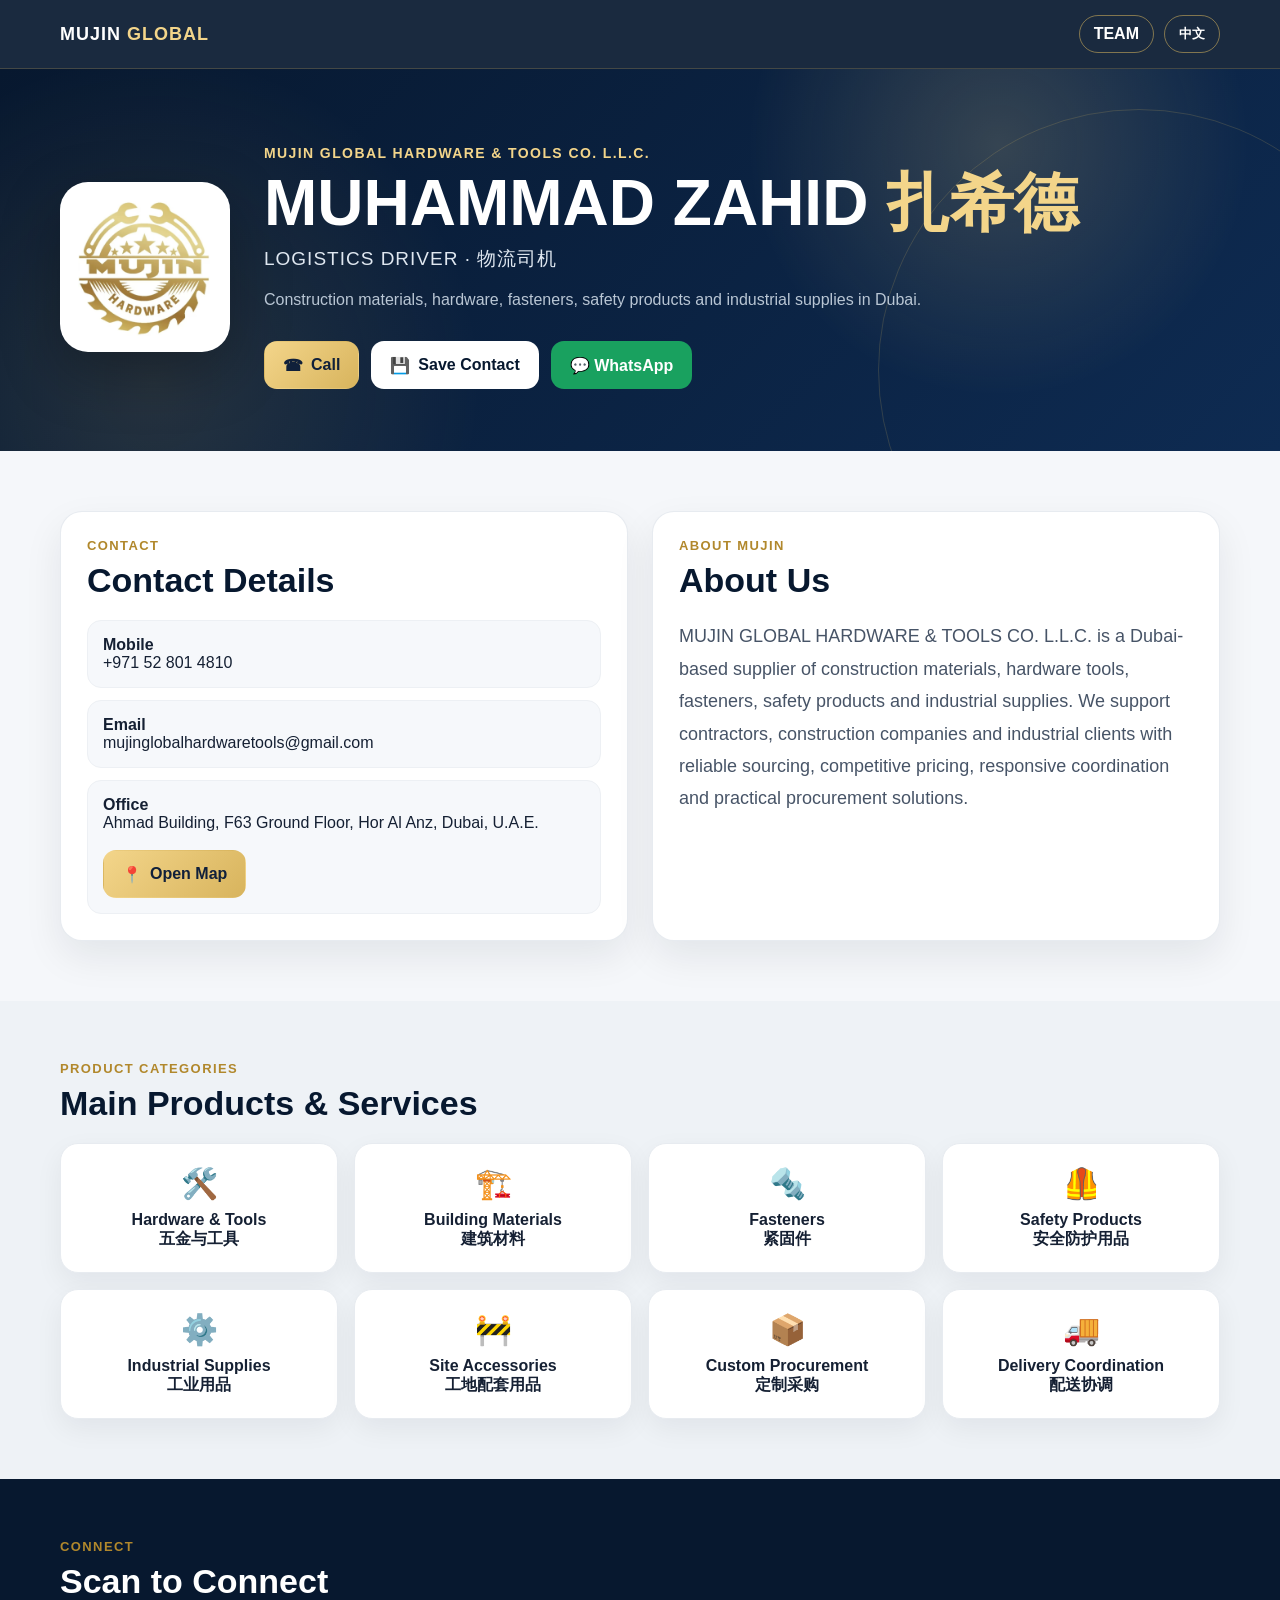
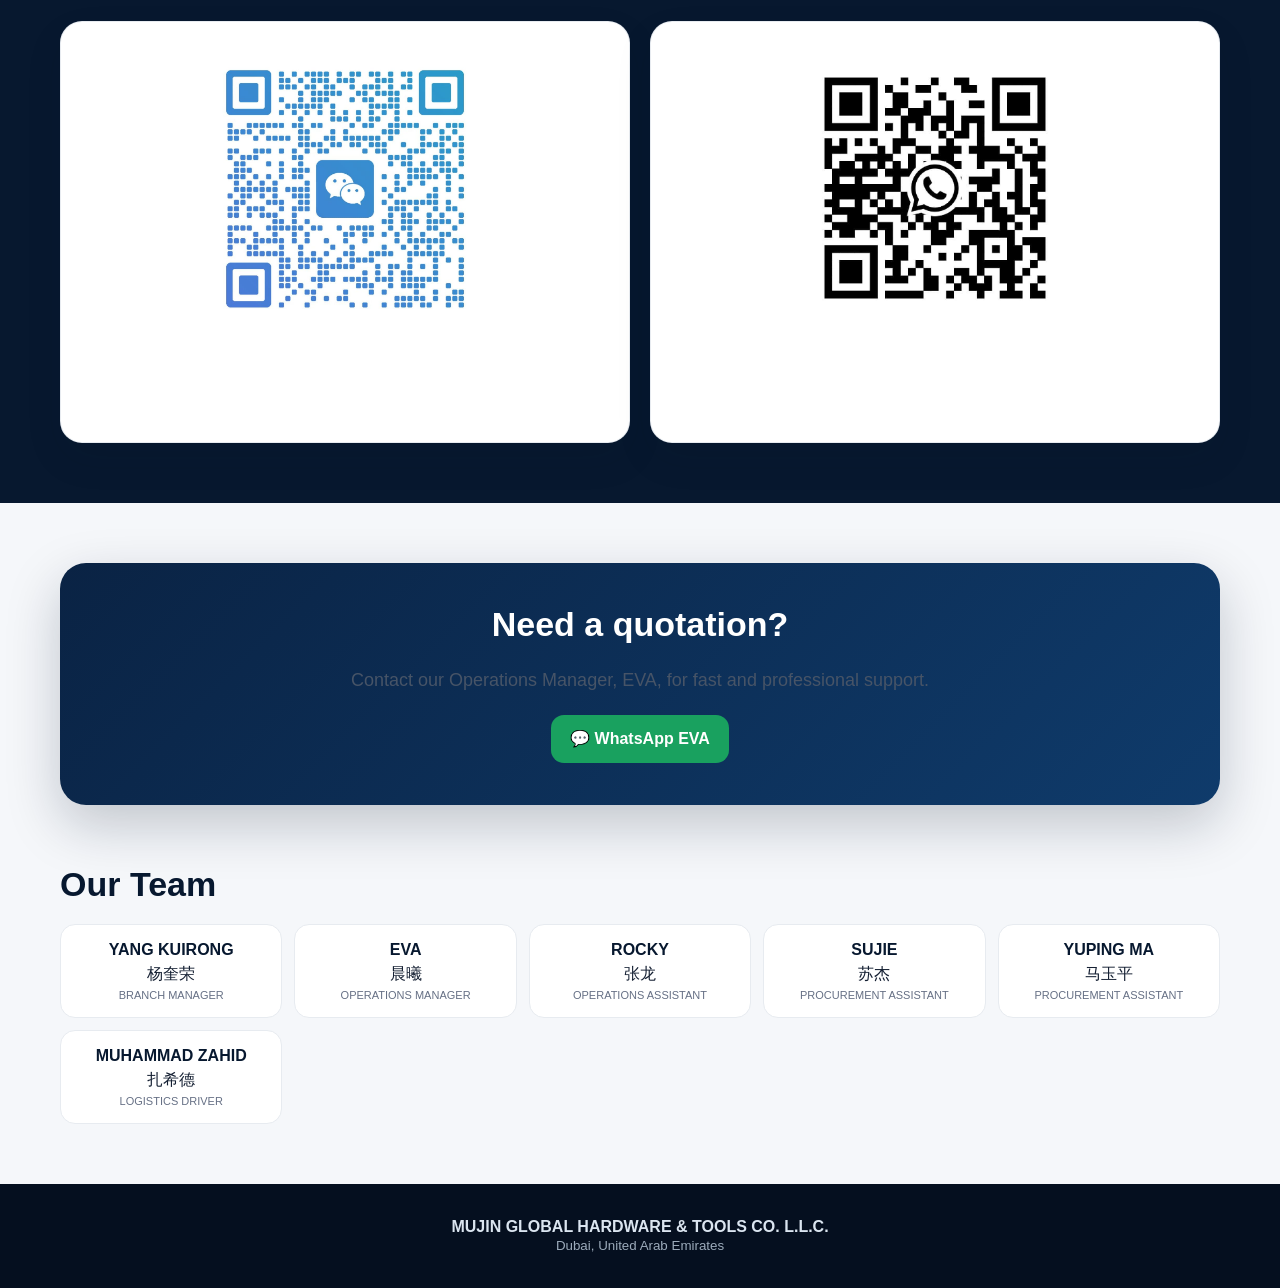
<file: zahid.html>
<!doctype html>
<html lang="en">
<head>
<meta charset="utf-8">
<meta name="viewport" content="width=device-width,initial-scale=1">
<title>MUHAMMAD ZAHID | MUJIN GLOBAL</title>
<meta name="description" content="Digital business card of MUHAMMAD ZAHID at MUJIN GLOBAL">
<link rel="stylesheet" href="style.css">
</head>
<body>
<header class="topbar">
  <div class="container nav">
    <a class="brand" href="index.html">MUJIN <span>GLOBAL</span></a>
    <div class="nav-actions"><a class="nav-link" href="index.html#team">TEAM</a><button class="lang-btn" id="langBtn">中文</button></div>
  </div>
</header>

<section class="hero">
  <div class="container hero-grid">
    <div class="logo-box"><img src="assets/company_mark.png" alt="MUJIN GLOBAL logo"></div>
    <div>
      <div class="kicker">MUJIN GLOBAL HARDWARE & TOOLS CO. L.L.C.</div>
      <h1>MUHAMMAD ZAHID <span style="color:var(--gold2)">扎希德</span></h1>
      <div class="role">LOGISTICS DRIVER · 物流司机</div>
      <div class="hero-note en">Construction materials, hardware, fasteners, safety products and industrial supplies in Dubai.</div>
      <div class="hero-note cn">迪拜建筑材料、五金工具、紧固件、安全防护用品及工业物资供应。</div>
      <div class="actions">
        <a class="btn gold" href="tel:+971528014810">☎ <span class="en">Call</span><span class="cn">拨打电话</span></a>
        <a class="btn white" href="vcards/zahid.vcf" download>💾 <span class="en">Save Contact</span><span class="cn">保存联系人</span></a>
        <a class="btn green" href="https://wa.me/971528014810?text=Hello%20MUHAMMAD%20ZAHID,%20I%20would%20like%20to%20make%20an%20inquiry." target="_blank">💬 WhatsApp</a>
      </div>
    </div>
  </div>
</section>

<section class="section">
  <div class="container grid-2">
    <div class="card">
      <div class="eyebrow">CONTACT</div>
      <h2 class="en">Contact Details</h2><h2 class="cn">联系方式</h2>
      <div class="contact-list">
        <div class="contact-item"><strong>Mobile</strong><br>+971 52 801 4810</div>
        <div class="contact-item"><strong>Email</strong><br><a href="mailto:mujinglobalhardwaretools@gmail.com">mujinglobalhardwaretools@gmail.com</a></div>
        <div class="contact-item"><strong class="en">Office</strong><strong class="cn">公司地址</strong><br>Ahmad Building, F63 Ground Floor, Hor Al Anz, Dubai, U.A.E.<br><br><a class="btn gold" target="_blank" href="https://www.google.com/maps/search/?api=1&query=Ahmad+Building+F63+Ground+Floor+Hor+Al+Anz+Dubai">📍 <span class="en">Open Map</span><span class="cn">打开地图</span></a></div>
      </div>
    </div>
    <div class="card">
      <div class="eyebrow">ABOUT MUJIN</div>
      <h2 class="en">About Us</h2><h2 class="cn">公司介绍</h2>
      <p class="lead en">MUJIN GLOBAL HARDWARE & TOOLS CO. L.L.C. is a Dubai-based supplier of construction materials, hardware tools, fasteners, safety products and industrial supplies. We support contractors, construction companies and industrial clients with reliable sourcing, competitive pricing, responsive coordination and practical procurement solutions.</p>
      <p class="lead cn">MUJIN GLOBAL HARDWARE & TOOLS CO. L.L.C. 是一家位于迪拜的建筑材料、五金工具、紧固件、安全防护用品及工业物资供应商。我们为承包商、建筑公司及工业客户提供可靠寻源、有竞争力的价格、及时协调与高效采购解决方案。</p>
    </div>
  </div>
</section>

<section class="section alt">
  <div class="container">
    <div class="eyebrow">PRODUCT CATEGORIES</div>
    <h2 class="en">Main Products & Services</h2>
    <h2 class="cn">主营产品与服务</h2>
    <div class="products"><div class="product"><b>🛠️</b><span class="en">Hardware & Tools</span><span class="cn">五金与工具</span></div>
<div class="product"><b>🏗️</b><span class="en">Building Materials</span><span class="cn">建筑材料</span></div>
<div class="product"><b>🔩</b><span class="en">Fasteners</span><span class="cn">紧固件</span></div>
<div class="product"><b>🦺</b><span class="en">Safety Products</span><span class="cn">安全防护用品</span></div>
<div class="product"><b>⚙️</b><span class="en">Industrial Supplies</span><span class="cn">工业用品</span></div>
<div class="product"><b>🚧</b><span class="en">Site Accessories</span><span class="cn">工地配套用品</span></div>
<div class="product"><b>📦</b><span class="en">Custom Procurement</span><span class="cn">定制采购</span></div>
<div class="product"><b>🚚</b><span class="en">Delivery Coordination</span><span class="cn">配送协调</span></div></div>
  </div>
</section>

<section class="section dark">
  <div class="container">
    <div class="eyebrow">CONNECT</div>
    <h2 class="en">Scan to Connect</h2>
    <h2 class="cn">扫码联系</h2>
    <div class="qr-grid">
      <div class="qr-card card">
        <img src="assets/zahid_wechat.png" alt="WeChat QR">
        <h3>WeChat</h3>
        <p class="en">Scan to add MUHAMMAD ZAHID on WeChat</p>
        <p class="cn">扫码添加扎希德微信</p>
      </div>
      
      <div class="qr-card card">
        <img src="assets/zahid_whatsapp.png" alt="WhatsApp QR">
        <h3>WhatsApp</h3>
        <p class="en">Scan to contact MUHAMMAD ZAHID</p>
        <p class="cn">扫码联系扎希德</p>
      </div>
    </div>
  </div>
</section>

<section class="section">
  <div class="container">
    <div class="cta">
      <h2 class="en">Need a quotation?</h2>
      <h2 class="cn">需要报价或采购咨询？</h2>
      <p class="lead en">Contact our Operations Manager, EVA, for fast and professional support.</p>
      <p class="lead cn">请联系运营经理 EVA，我们将及时为您提供专业支持。</p>
      <a class="btn green" href="https://wa.me/971508889186?text=Hello%20EVA,%20I%20would%20like%20to%20request%20a%20quotation." target="_blank">💬 WhatsApp EVA</a>
    </div>
  </div>
</section>

<section class="section" style="padding-top:0">
  <div class="container">
    <h2 class="en">Our Team</h2><h2 class="cn">团队名片</h2>
       <div class="team"><a href="yang.html"><strong>YANG KUIRONG</strong><span>杨奎荣</span><small>BRANCH MANAGER</small></a>
<a href="eva.html"><strong>EVA</strong><span>晨曦</span><small>OPERATIONS MANAGER</small></a>
<a href="rocky.html"><strong>ROCKY</strong><span>张龙</span><small>OPERATIONS ASSISTANT</small></a>
<a href="sujie.html"><strong>SUJIE</strong><span>苏杰</span><small>PROCUREMENT ASSISTANT</small></a>
<a href="yuping.html"><strong>YUPING MA</strong><span>马玉平</span><small>PROCUREMENT ASSISTANT</small></a>
<a href="zahid.html"><strong>MUHAMMAD ZAHID</strong><span>扎希德</span><small>LOGISTICS DRIVER</small></a></div>
  </div>
</section>

<footer class="footer">
  <div class="container">
    <strong>MUJIN GLOBAL HARDWARE & TOOLS CO. L.L.C.</strong><br>
    <small>Dubai, United Arab Emirates</small>
  </div>
</footer>
<script src="app.js"></script>
</body>
</html>
</file>
<file: style.css>
:root{
  --navy:#07182f;
  --navy2:#0e2b52;
  --gold:#d8b45d;
  --gold2:#f3d58a;
  --cream:#f7f3e8;
  --white:#ffffff;
  --text:#152033;
  --muted:#667085;
  --green:#19a15f;
  --line:#e7ebf0;
}
*{box-sizing:border-box}
html{scroll-behavior:smooth}
body{
  margin:0;
  font-family:Inter,Arial,"Microsoft YaHei",sans-serif;
  color:var(--text);
  background:#f5f7fa;
}
a{text-decoration:none;color:inherit}
img{max-width:100%}
.container{width:min(1160px,92%);margin:auto}
.topbar{
  position:sticky;top:0;z-index:20;
  backdrop-filter:blur(16px);
  background:rgba(7,24,47,.92);
  border-bottom:1px solid rgba(216,180,93,.22);
}
.nav{min-height:68px;display:flex;align-items:center;justify-content:space-between;gap:18px}
.brand{font-weight:900;letter-spacing:1px;color:#fff;font-size:18px}
.brand span{color:var(--gold2)}
.nav-actions{display:flex;gap:10px;align-items:center}
.lang-btn,.nav-link{
  border:1px solid rgba(216,180,93,.55);
  color:#fff;background:transparent;padding:9px 14px;border-radius:999px;
  font-weight:800;cursor:pointer
}
.hero{
  position:relative;overflow:hidden;color:#fff;padding:76px 0 62px;
  background:
    radial-gradient(circle at 78% 20%,rgba(243,213,138,.18),transparent 24%),
    radial-gradient(circle at 12% 82%,rgba(216,180,93,.14),transparent 28%),
    linear-gradient(135deg,var(--navy) 0%,var(--navy2) 100%);
}
.hero:after{
  content:"";position:absolute;inset:auto -120px -180px auto;width:520px;height:520px;
  border:1px solid rgba(216,180,93,.18);border-radius:50%
}
.hero-grid{display:grid;grid-template-columns:170px 1fr;gap:34px;align-items:center;position:relative;z-index:1}
.logo-box{
  width:170px;height:170px;background:#fff;border-radius:28px;padding:16px;
  display:flex;align-items:center;justify-content:center;
  box-shadow:0 20px 60px rgba(0,0,0,.28)
}
.logo-box img{width:100%;height:100%;object-fit:contain}
.kicker{color:var(--gold2);font-weight:900;letter-spacing:1.4px;font-size:14px}
h1{font-size:clamp(38px,5vw,68px);line-height:1.02;margin:10px 0}
.role{font-size:19px;letter-spacing:1px;color:#dfe7f0}
.hero-note{margin-top:14px;color:#b9c6d4;max-width:760px;line-height:1.7}
.actions{display:flex;flex-wrap:wrap;gap:12px;margin-top:28px}
.btn{
  display:inline-flex;align-items:center;justify-content:center;gap:8px;
  min-height:48px;padding:13px 18px;border-radius:13px;font-weight:900;
  border:1px solid transparent;transition:.2s ease
}
.btn:hover{transform:translateY(-2px)}
.btn.gold{background:linear-gradient(135deg,var(--gold2),var(--gold));color:#10203a}
.btn.white{background:#fff;color:var(--navy)}
.btn.green{background:var(--green);color:#fff}
.btn.outline{border-color:rgba(255,255,255,.35);color:#fff}
.section{padding:60px 0}
.section.alt{background:#eef2f6}
.section.dark{background:var(--navy);color:#fff}
.section h2{font-size:34px;margin:0 0 20px;color:var(--navy)}
.section.dark h2{color:#fff}
.lead{font-size:18px;line-height:1.8;color:#475467}
.section.dark .lead{color:#cdd7e3}
.eyebrow{font-size:13px;letter-spacing:1.4px;font-weight:900;color:#b1882c;margin-bottom:8px}
.card{
  background:#fff;border-radius:22px;padding:26px;
  box-shadow:0 16px 38px rgba(16,24,40,.08);
  border:1px solid rgba(229,233,239,.9)
}
.grid-2{display:grid;grid-template-columns:1fr 1fr;gap:24px}
.grid-3{display:grid;grid-template-columns:repeat(3,1fr);gap:18px}
.products{display:grid;grid-template-columns:repeat(4,1fr);gap:16px}
.product{
  background:#fff;border-radius:18px;padding:22px;text-align:center;font-weight:900;
  border:1px solid var(--line);box-shadow:0 10px 28px rgba(16,24,40,.06)
}
.product b{display:block;font-size:30px;margin-bottom:10px}
.product span{display:block}
.contact-list{display:grid;gap:12px}
.contact-item{padding:15px;border-radius:14px;background:#f6f8fb;border:1px solid #edf0f4}
.qr-grid{display:grid;grid-template-columns:repeat(2,1fr);gap:20px}
.qr-card{text-align:center}
.qr-card img{width:min(280px,100%);aspect-ratio:1;object-fit:contain;background:#fff;border-radius:20px;padding:12px}
.qr-card h3{margin:12px 0 6px}
.feature{
  background:#fff;border:1px solid var(--line);border-radius:18px;padding:22px;
  box-shadow:0 10px 28px rgba(16,24,40,.05)
}
.feature b{font-size:26px;display:block;margin-bottom:10px}
.feature strong{display:block;color:var(--navy);margin-bottom:6px}
.cta{
  text-align:center;padding:42px;border-radius:26px;color:#fff;
  background:linear-gradient(135deg,#0a2344,#0f3b6b);
  box-shadow:0 20px 54px rgba(7,24,47,.22)
}
.cta h2{color:#fff}
.team{display:grid;grid-template-columns:repeat(5,1fr);gap:12px}
.team a{background:#fff;padding:16px;border-radius:15px;text-align:center;border:1px solid var(--line)}
.team strong{display:block;color:var(--navy);margin-bottom:5px}
.footer{background:#050f1f;color:#dbe5f0;padding:34px 0;text-align:center}
.footer small{color:#9cabbb}
.cn,.en{display:none}
body.lang-en .en{display:inline}
body.lang-zh .cn{display:inline}
body.lang-en div.en,body.lang-zh div.cn,
body.lang-en p.en,body.lang-zh p.cn,
body.lang-en h2.en,body.lang-zh h2.cn,
body.lang-en h3.en,body.lang-zh h3.cn{display:block}
@media(max-width:900px){
  .products{grid-template-columns:repeat(2,1fr)}
  .team{grid-template-columns:repeat(2,1fr)}
  .grid-3{grid-template-columns:1fr}
}
@media(max-width:680px){
  .hero{padding-top:52px}
  .hero-grid{grid-template-columns:1fr;text-align:center}
  .logo-box{margin:auto;width:145px;height:145px}
  .actions{justify-content:center}
  .grid-2,.qr-grid{grid-template-columns:1fr}
  .products{grid-template-columns:1fr 1fr}
  .nav-link{display:none}
  h1{font-size:44px}
  .section{padding:46px 0}
}

.department-block{margin-top:34px}
.department-heading{display:flex;align-items:center;gap:14px;margin-bottom:14px}
.department-heading h3{font-size:24px;margin:0;color:#fff}
.department-heading:after{content:"";height:1px;flex:1;background:rgba(255,255,255,.16)}
.department-grid{display:grid;grid-template-columns:repeat(2,1fr);gap:16px}
.staff-card{display:block;position:relative;overflow:hidden}
.staff-card h3{font-size:24px;margin:8px 0;color:var(--navy)}
.staff-card h3 span{color:#b1882c}
.staff-card p{color:var(--muted)}
.staff-icon{font-size:34px}
.open-card{color:#b1882c}
.team a small{display:block;color:#667085;margin-top:4px;font-size:11px}
@media(max-width:680px){
  .department-grid{grid-template-columns:1fr}
}
</file>
